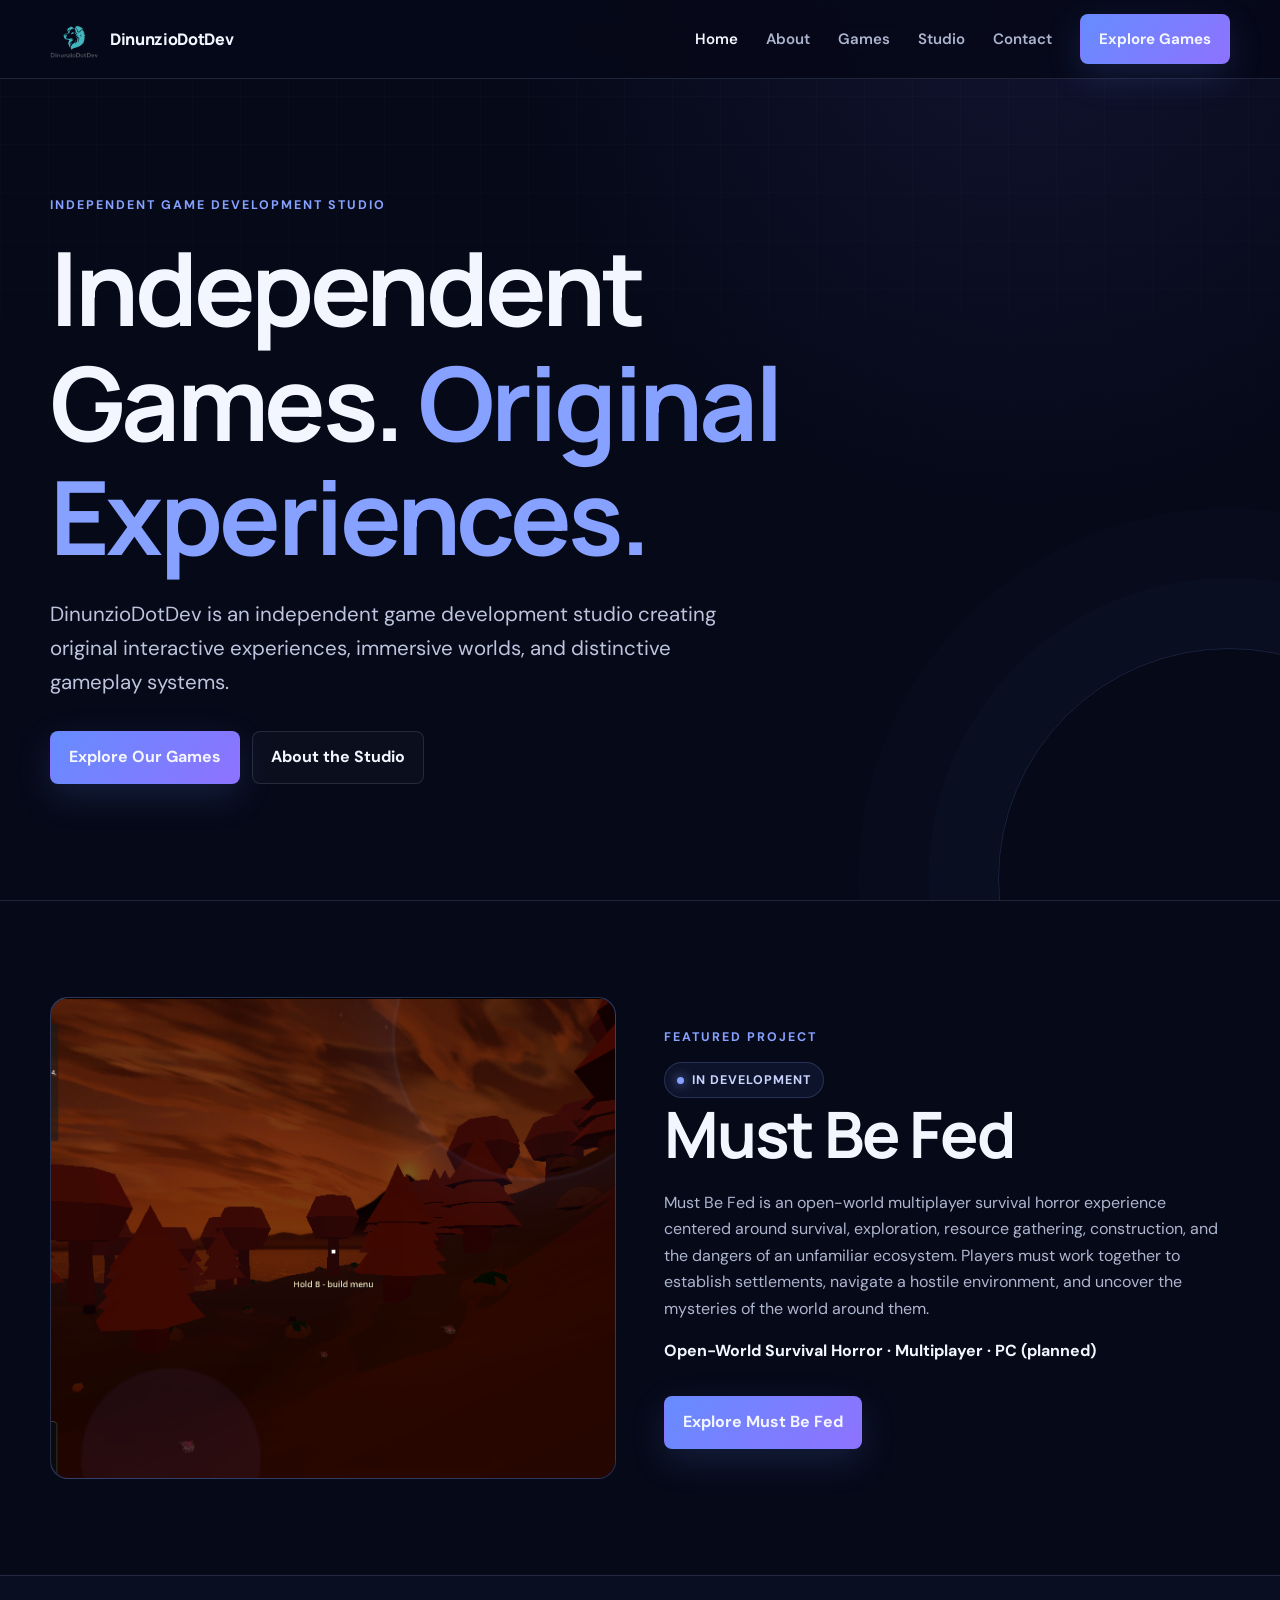
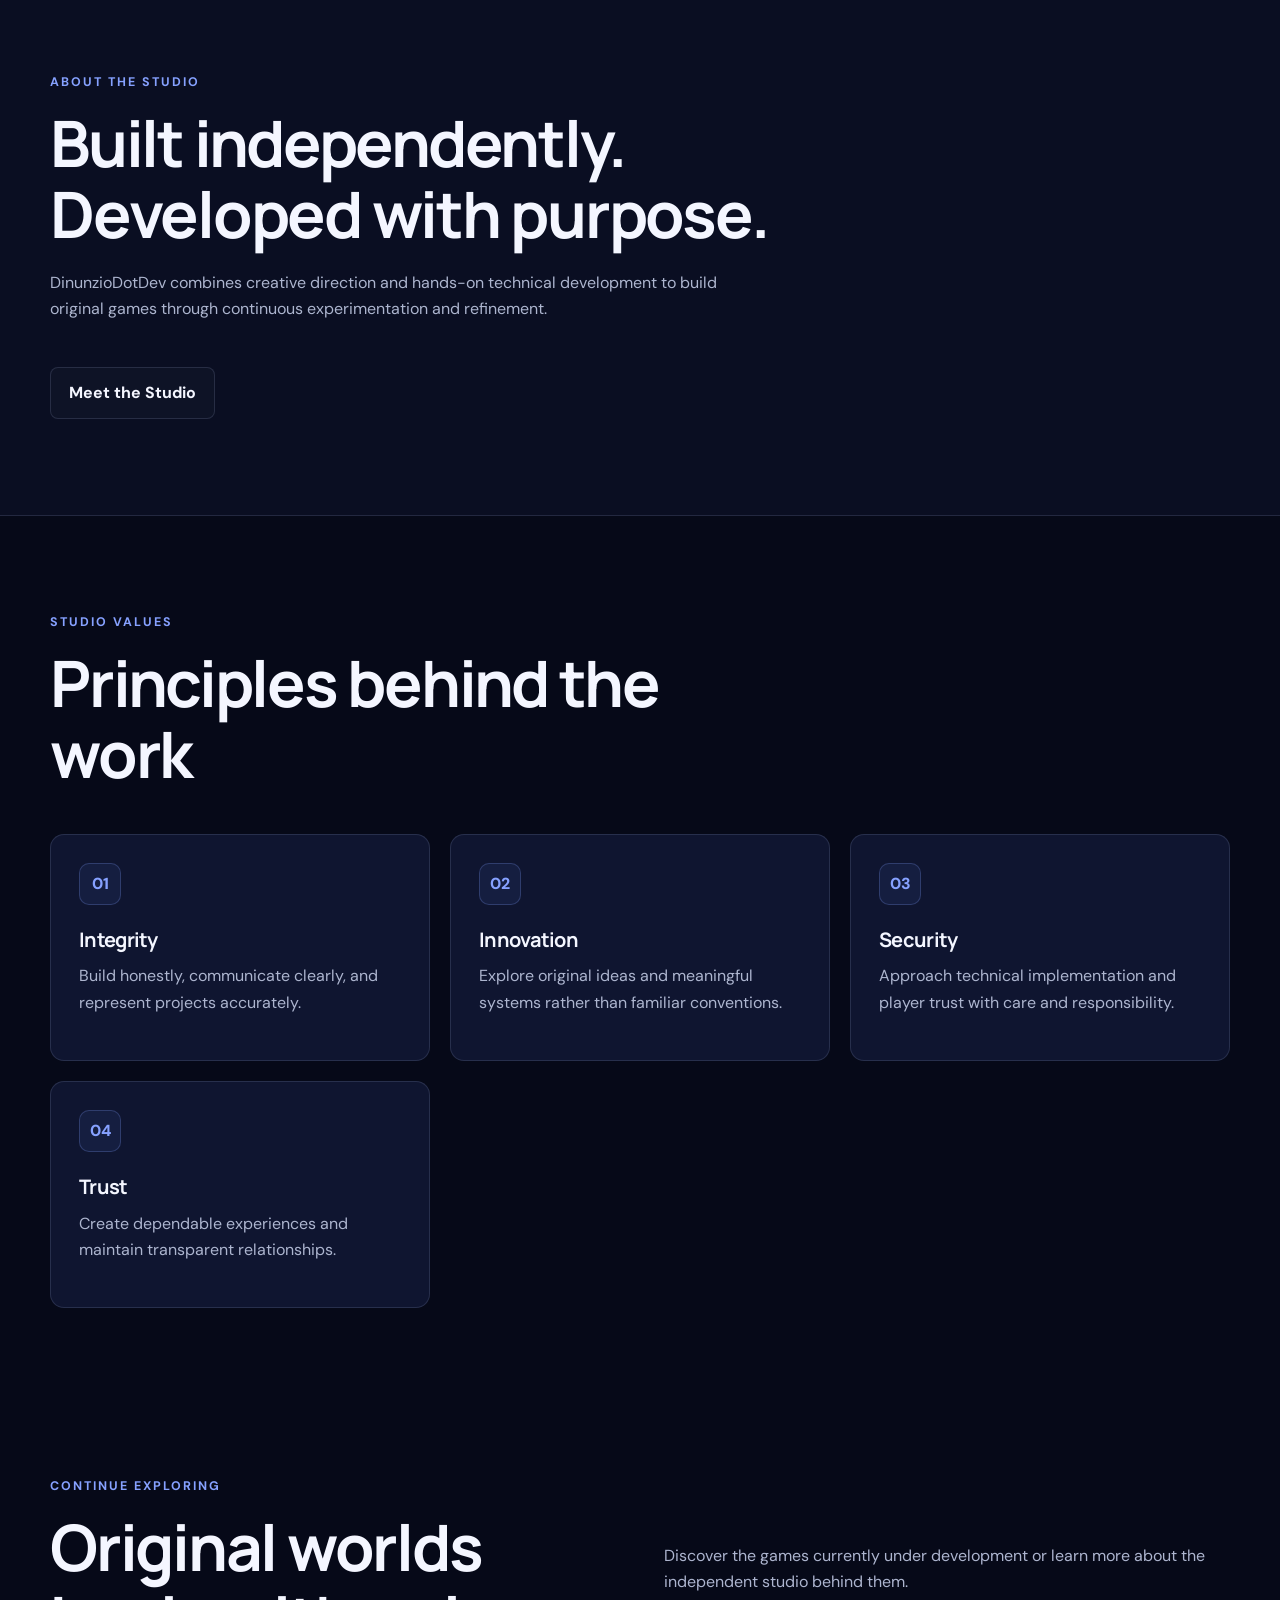
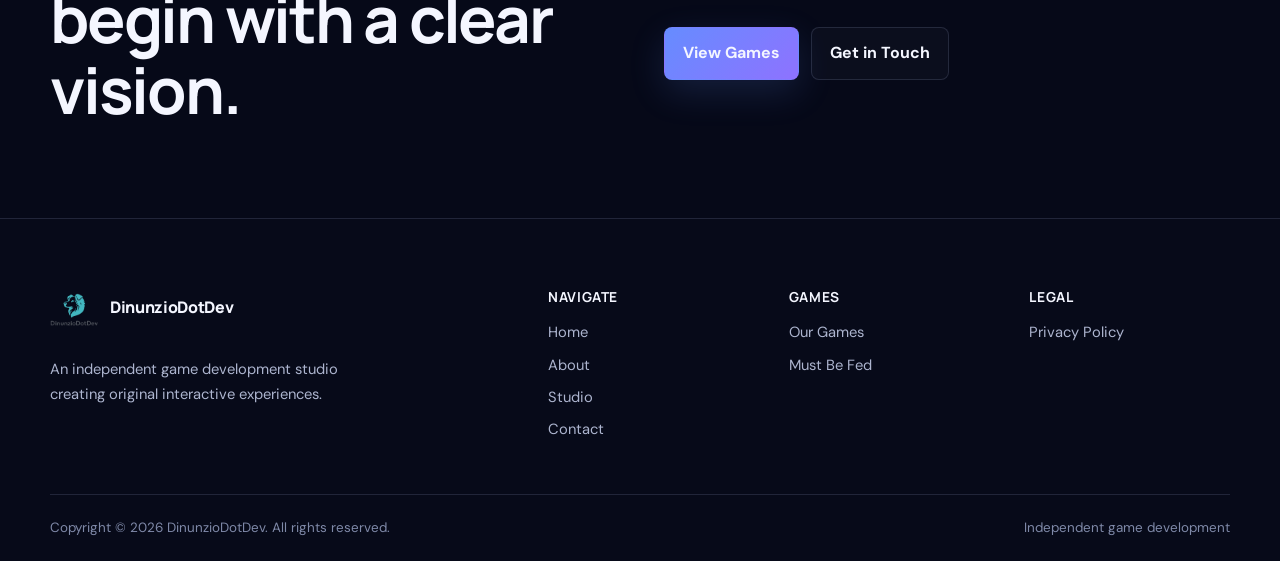
<file: index.html>
<!doctype html>
<html lang="en">
<head>
  <meta charset="utf-8">
  <meta name="viewport" content="width=device-width, initial-scale=1">
  <title>DinunzioDotDev | Independent Game Development Studio</title>
  <meta name="description" content="DinunzioDotDev is an independent game development studio founded by Anthony Tyler-Scott Dinunzio, creating original games and interactive experiences.">
  <link rel="canonical" href="https://dinunziodotdev.ca/">
  <meta property="og:title" content="DinunzioDotDev | Independent Game Development Studio">
  <meta property="og:description" content="Independent games and original interactive experiences.">
  <meta property="og:type" content="website">
  <meta property="og:url" content="https://dinunziodotdev.ca/">
  <link rel="icon" href="favicon.svg" type="image/svg+xml">
  <link rel="stylesheet" href="styles.css">
</head>
<body>
  <header class="site-header">
    <nav class="container nav-wrap" aria-label="Primary navigation">
      <a class="brand" href="index.html" aria-label="DinunzioDotDev home">
        <img class="brand-logo" src="logo.png" alt="" aria-hidden="true">
        <span>DinunzioDotDev</span>
      </a>
      <input class="nav-toggle" type="checkbox" id="nav-toggle">
      <label class="nav-toggle-label" for="nav-toggle" aria-label="Toggle navigation"><span></span></label>
      <div class="nav-links">
        <a class="active" href="index.html" aria-current="page">Home</a>
        <a href="about.html">About</a>
        <a href="games/index.html">Games</a>
        <a href="studio.html">Studio</a>
        <a href="contact.html">Contact</a>
        <a class="button button-primary" href="games/index.html">Explore Games</a>
      </div>
    </nav>
  </header>

  <main>
    <section class="hero">
      <div class="container hero-inner">
        <p class="eyebrow">Independent Game Development Studio</p>
        <h1>Independent Games. <span>Original Experiences.</span></h1>
        <p class="lead">DinunzioDotDev is an independent game development studio creating original interactive experiences, immersive worlds, and distinctive gameplay systems.</p>
        <div class="button-row">
          <a class="button button-primary" href="games/index.html">Explore Our Games</a>
          <a class="button button-secondary" href="about.html">About the Studio</a>
        </div>
      </div>
    </section>

    <section class="section">
      <div class="container">
        <div class="grid-2">
          <div class="project-stage" aria-label="Must Be Fed in-game screenshot">
            <img class="project-shot" src="screenshots/in-game.png" alt="Must Be Fed in-game survival environment">
          </div>
          <div>
            <p class="eyebrow">Featured Project</p>
            <span class="status">In Development</span>
            <h2>Must Be Fed</h2>
            <p>Must Be Fed is an open-world multiplayer survival horror experience centered around survival, exploration, resource gathering, construction, and the dangers of an unfamiliar ecosystem. Players must work together to establish settlements, navigate a hostile environment, and uncover the mysteries of the world around them.</p>
            <p><strong class="text-strong">Open-World Survival Horror · Multiplayer · PC (planned)</strong></p>
            <div class="button-row">
              <a class="button button-primary" href="games/must-be-fed.html">Explore Must Be Fed</a>
            </div>
          </div>
        </div>
      </div>
    </section>

    <section class="section wide-panel">
      <div class="container">
        <div class="section-heading">
          <p class="eyebrow">About the Studio</p>
          <h2>Built independently. Developed with purpose.</h2>
          <p>DinunzioDotDev combines creative direction and hands-on technical development to build original games through continuous experimentation and refinement.</p>
        </div>
        <a class="button button-secondary" href="about.html">Meet the Studio</a>
      </div>
    </section>

    <section class="section">
      <div class="container">
        <div class="section-heading">
          <p class="eyebrow">Studio Values</p>
          <h2>Principles behind the work</h2>
        </div>
        <div class="grid-3">
          <article class="value-card"><div class="value-icon">01</div><h3>Integrity</h3><p>Build honestly, communicate clearly, and represent projects accurately.</p></article>
          <article class="value-card"><div class="value-icon">02</div><h3>Innovation</h3><p>Explore original ideas and meaningful systems rather than familiar conventions.</p></article>
          <article class="value-card"><div class="value-icon">03</div><h3>Security</h3><p>Approach technical implementation and player trust with care and responsibility.</p></article>
          <article class="value-card"><div class="value-icon">04</div><h3>Trust</h3><p>Create dependable experiences and maintain transparent relationships.</p></article>
        </div>
      </div>
    </section>

    <section class="section-tight">
      <div class="container">
        <div class="grid-2">
          <div><p class="eyebrow">Continue Exploring</p><h2>Original worlds begin with a clear vision.</h2></div>
          <div><p>Discover the games currently under development or learn more about the independent studio behind them.</p><div class="button-row"><a class="button button-primary" href="games/index.html">View Games</a><a class="button button-secondary" href="contact.html">Get in Touch</a></div></div>
        </div>
      </div>
    </section>
  </main>

  <footer class="site-footer">
    <div class="container footer-main">
      <div class="footer-about"><a class="brand" href="index.html"><img class="brand-logo" src="logo.png" alt="" aria-hidden="true"><span>DinunzioDotDev</span></a><p>An independent game development studio creating original interactive experiences.</p></div>
      <div class="footer-column"><h2>Navigate</h2><a href="index.html">Home</a><a href="about.html">About</a><a href="studio.html">Studio</a><a href="contact.html">Contact</a></div>
      <div class="footer-column"><h2>Games</h2><a href="games/index.html">Our Games</a><a href="games/must-be-fed.html">Must Be Fed</a></div>
      <div class="footer-column"><h2>Legal</h2><a href="privacy.html">Privacy Policy</a></div>
    </div>
    <div class="container footer-bottom"><span>Copyright © <span id="year">2026</span> DinunzioDotDev. All rights reserved.</span><span>Independent game development</span></div>
  </footer>
  <script>document.getElementById("year").textContent = new Date().getFullYear();</script>
</body>
</html>
</file>
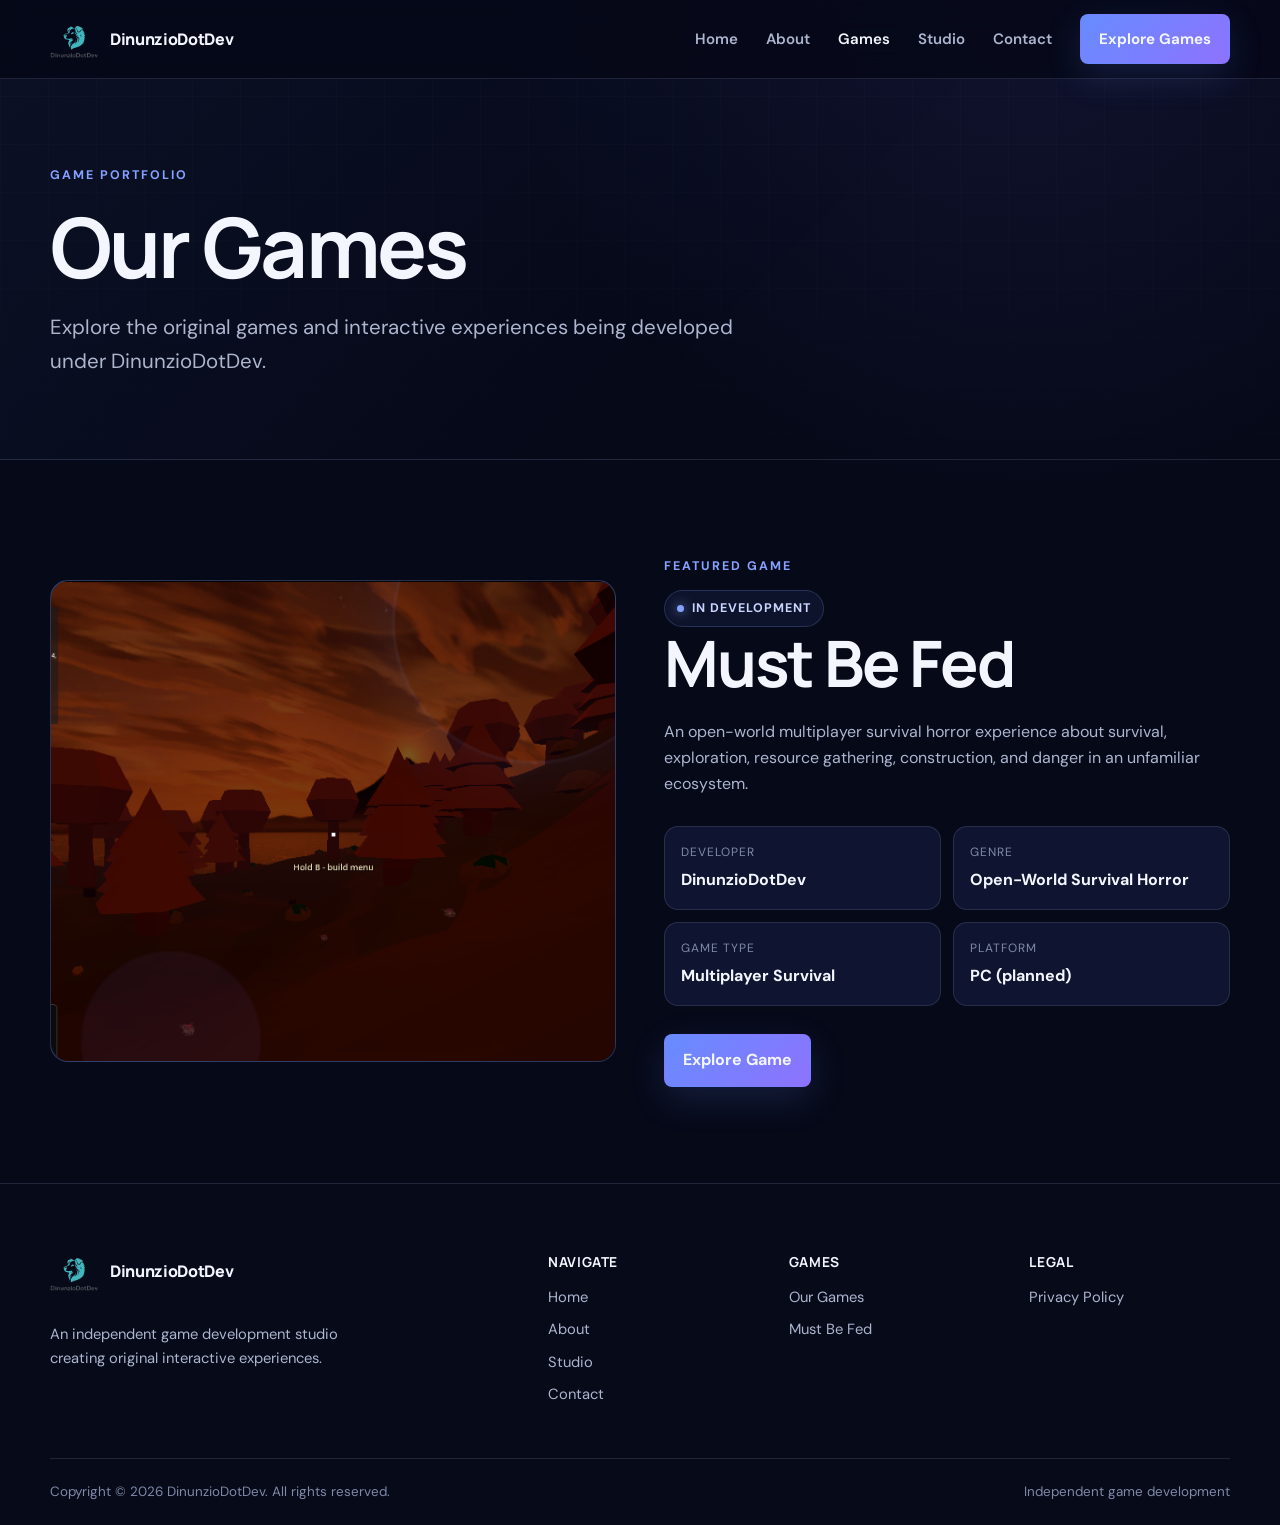
<file: games/index.html>
<!doctype html>
<html lang="en">
<head>
  <meta charset="utf-8"><meta name="viewport" content="width=device-width, initial-scale=1">
  <title>Our Games | DinunzioDotDev</title>
  <meta name="description" content="Explore the original games and interactive experiences being developed under DinunzioDotDev.">
  <link rel="canonical" href="https://dinunziodotdev.ca/games/">
  <link rel="icon" href="../favicon.svg" type="image/svg+xml"><link rel="stylesheet" href="../styles.css">
</head>
<body>
  <header class="site-header"><nav class="container nav-wrap" aria-label="Primary navigation">
    <a class="brand" href="../index.html"><img class="brand-logo" src="../logo.png" alt="" aria-hidden="true"><span>DinunzioDotDev</span></a>
    <input class="nav-toggle" type="checkbox" id="nav-toggle"><label class="nav-toggle-label" for="nav-toggle" aria-label="Toggle navigation"><span></span></label>
    <div class="nav-links"><a href="../index.html">Home</a><a href="../about.html">About</a><a class="active" href="index.html" aria-current="page">Games</a><a href="../studio.html">Studio</a><a href="../contact.html">Contact</a><a class="button button-primary" href="index.html">Explore Games</a></div>
  </nav></header>
  <main>
    <header class="page-hero"><div class="container"><p class="eyebrow">Game Portfolio</p><h1>Our Games</h1><p class="lead">Explore the original games and interactive experiences being developed under DinunzioDotDev.</p></div></header>
    <section class="section"><div class="container">
      <div class="grid-2">
        <div class="project-stage"><img class="project-shot" src="../screenshots/in-game.png" alt="Must Be Fed in-game survival environment"></div>
        <div><p class="eyebrow">Featured Game</p><span class="status">In Development</span><h2>Must Be Fed</h2><p>An open-world multiplayer survival horror experience about survival, exploration, resource gathering, construction, and danger in an unfamiliar ecosystem.</p>
          <dl class="metadata">
            <div class="meta-card"><dt>Developer</dt><dd>DinunzioDotDev</dd></div><div class="meta-card"><dt>Genre</dt><dd>Open-World Survival Horror</dd></div>
            <div class="meta-card"><dt>Game Type</dt><dd>Multiplayer Survival</dd></div><div class="meta-card"><dt>Platform</dt><dd>PC (planned)</dd></div>
          </dl><a class="button button-primary" href="must-be-fed.html">Explore Game</a>
        </div>
      </div>
    </div></section>
  </main>
  <footer class="site-footer"><div class="container footer-main">
    <div class="footer-about"><a class="brand" href="../index.html"><img class="brand-logo" src="../logo.png" alt="" aria-hidden="true"><span>DinunzioDotDev</span></a><p>An independent game development studio creating original interactive experiences.</p></div>
    <div class="footer-column"><h2>Navigate</h2><a href="../index.html">Home</a><a href="../about.html">About</a><a href="../studio.html">Studio</a><a href="../contact.html">Contact</a></div>
    <div class="footer-column"><h2>Games</h2><a href="index.html">Our Games</a><a href="must-be-fed.html">Must Be Fed</a></div><div class="footer-column"><h2>Legal</h2><a href="../privacy.html">Privacy Policy</a></div>
  </div><div class="container footer-bottom"><span>Copyright © <span class="year">2026</span> DinunzioDotDev. All rights reserved.</span><span>Independent game development</span></div></footer>
  <script>document.querySelectorAll(".year").forEach(el => el.textContent = new Date().getFullYear());</script>
</body>
</html>
</file>
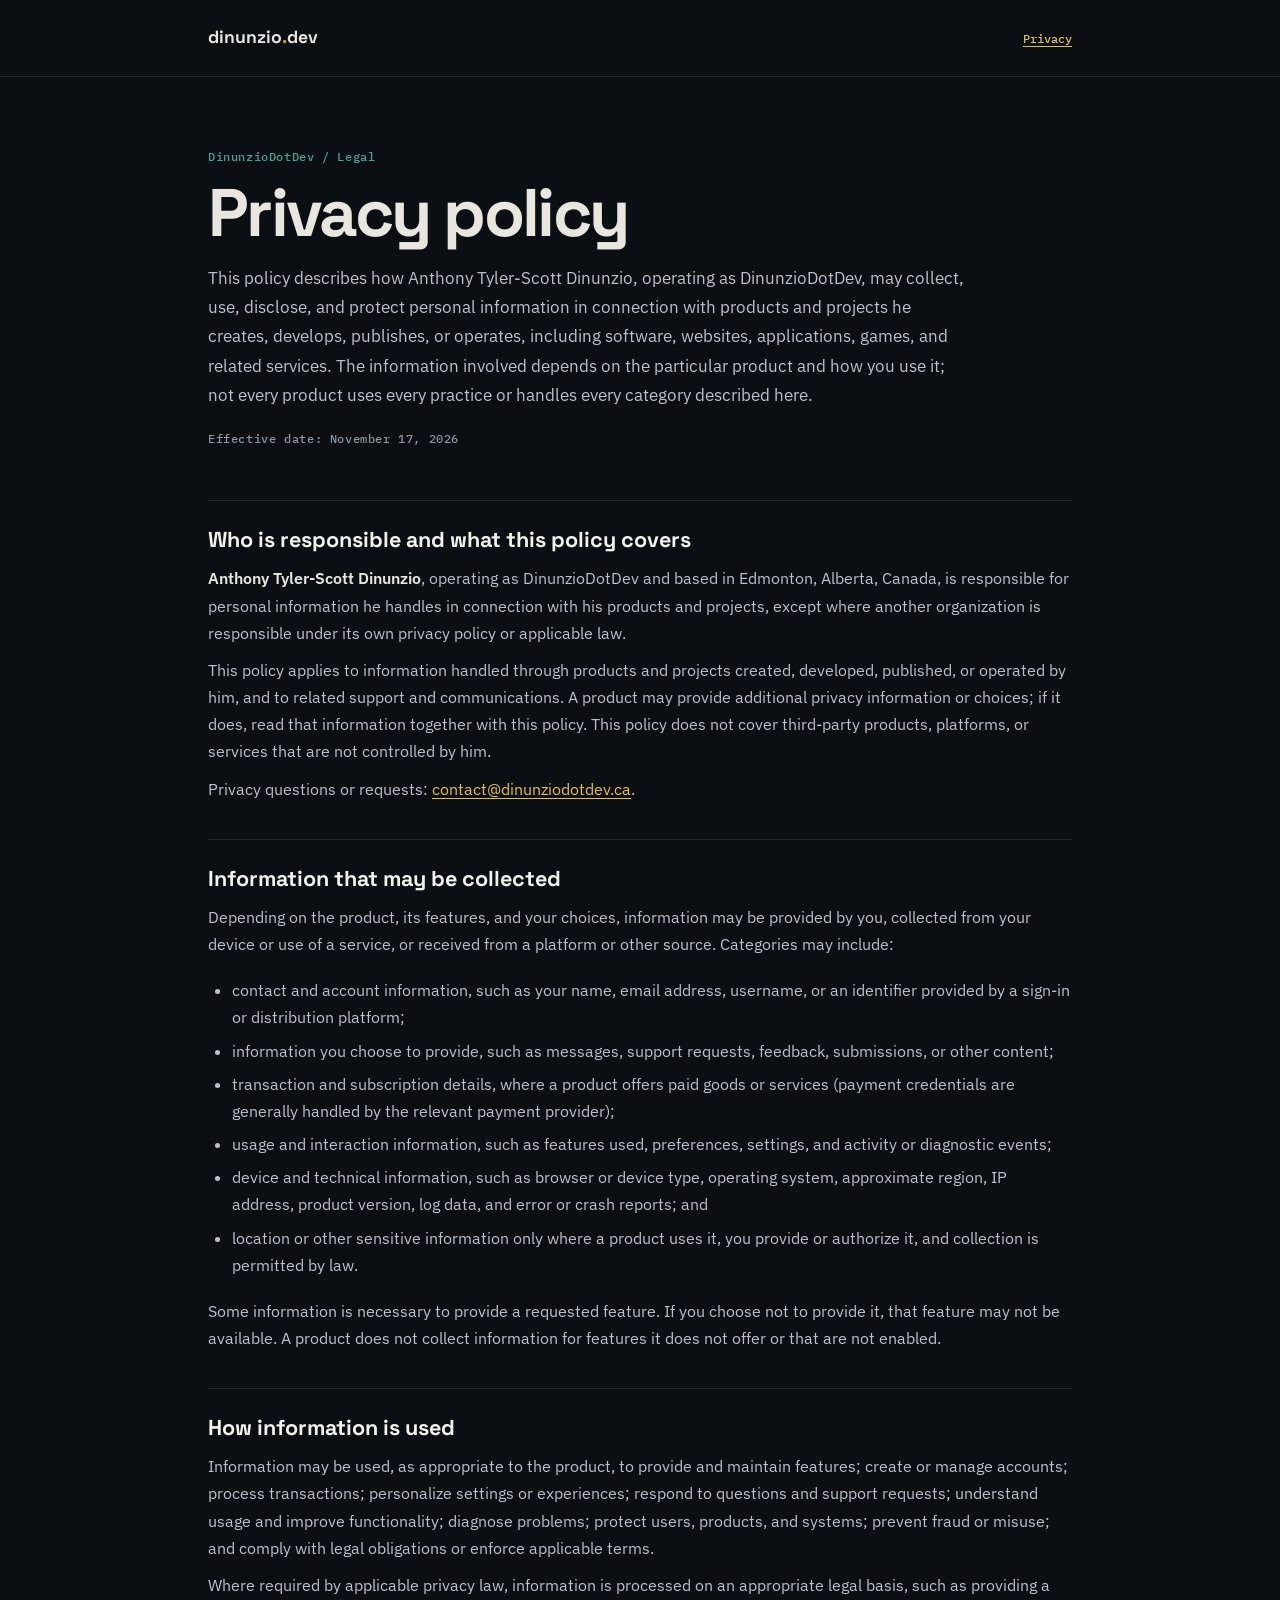
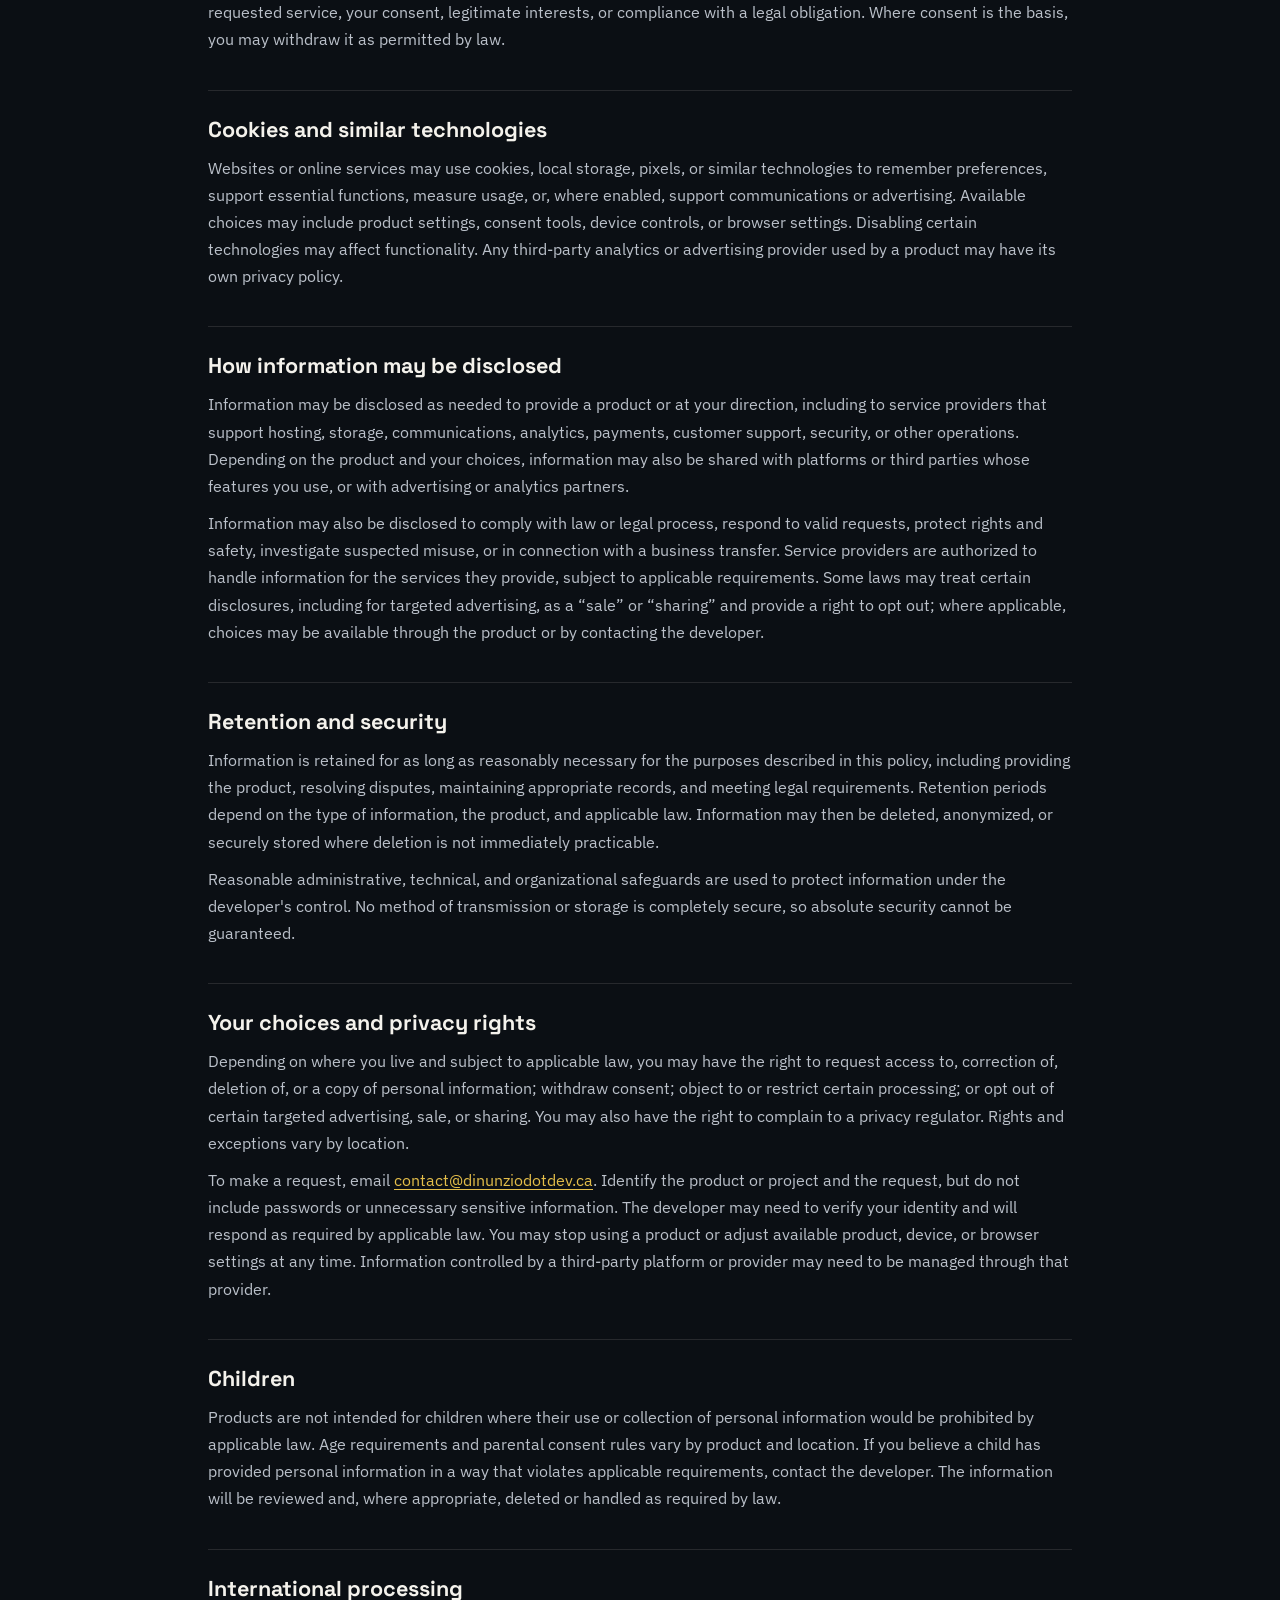
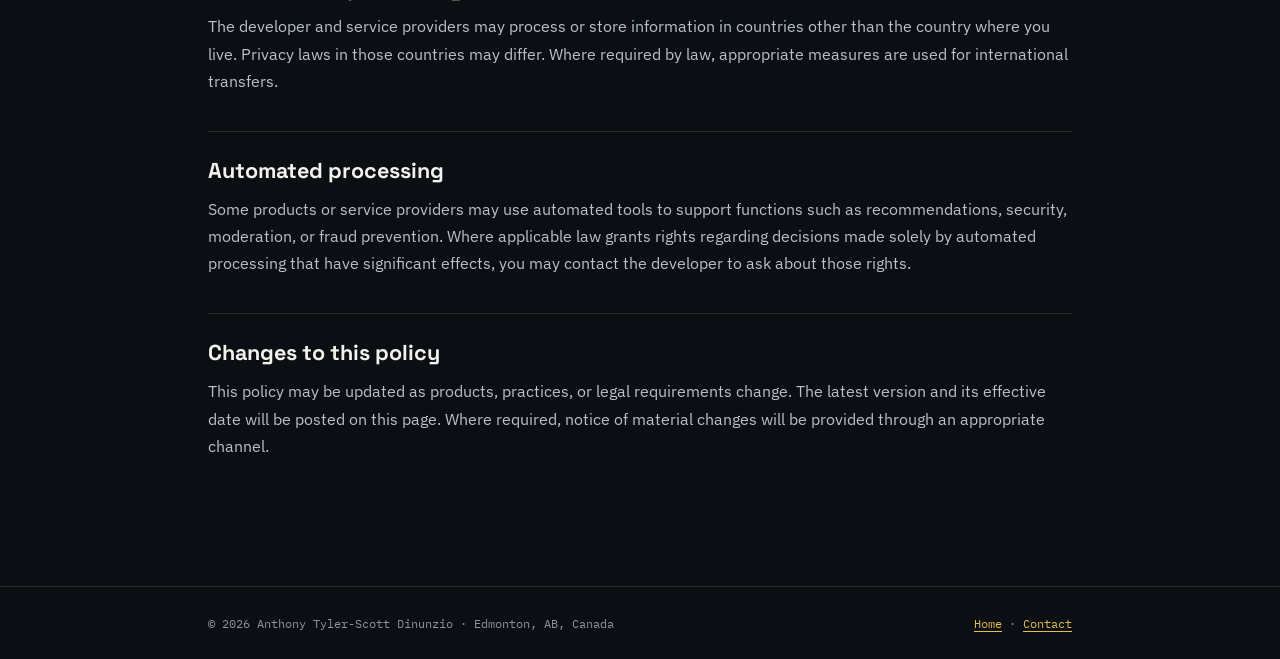
<file: privacy/index.html>
<!DOCTYPE html>
<html lang="en">
<head>
<meta charset="UTF-8">
<meta name="viewport" content="width=device-width, initial-scale=1.0">
<title>Privacy Policy | DinunzioDotDev</title>
<meta name="description" content="Privacy policy for software, websites, apps, games, and other products and projects created by Anthony Tyler-Scott Dinunzio.">
<link rel="icon" href="data:image/svg+xml,%3Csvg xmlns='http://www.w3.org/2000/svg' viewBox='0 0 100 100'%3E%3Crect width='100' height='100' rx='20' fill='%230B0F14'/%3E%3Ctext x='50' y='68' font-family='monospace' font-size='60' fill='%23C9A227' text-anchor='middle'%3E.%3C/text%3E%3C/svg%3E">
<link rel="preconnect" href="https://fonts.googleapis.com">
<link rel="preconnect" href="https://fonts.gstatic.com" crossorigin>
<link href="https://fonts.googleapis.com/css2?family=Space+Grotesk:wght@500;600;700&family=IBM+Plex+Sans:wght@400;500;600&family=IBM+Plex+Mono:wght@400;500;600&display=swap" rel="stylesheet">
<style>
  :root{--ink:#0B0F14;--line:rgba(232,230,223,.12);--text:#E8E6DF;--muted:#8B94A3;--brass:#C9A227;--aurora:#3FA796;--maxw:920px}
  *{box-sizing:border-box}
  body{margin:0;background:var(--ink);color:var(--text);font:16px/1.7 'IBM Plex Sans',-apple-system,sans-serif;-webkit-font-smoothing:antialiased}
  a{color:#E4BE4A;text-decoration:underline;text-underline-offset:3px}
  a:focus-visible{outline:2px solid #E4BE4A;outline-offset:3px}
  header{border-bottom:1px solid var(--line);background:rgba(11,15,20,.82)}
  .nav,.wrap{max-width:var(--maxw);margin:0 auto;padding-left:28px;padding-right:28px}
  .nav{height:76px;display:flex;align-items:center;justify-content:space-between}
  .logo,h1,h2{font-family:'Space Grotesk',sans-serif}
  .logo{font-size:1.1rem;font-weight:700;color:var(--text);text-decoration:none}
  .dot{color:var(--brass)}
  .nav a:last-child{font:500 .78rem 'IBM Plex Mono',monospace;color:#E4BE4A}
  main{padding:72px 0 90px}
  .eyebrow,.updated{font:500 .76rem 'IBM Plex Mono',monospace;letter-spacing:.05em;color:var(--aurora)}
  h1{font-size:clamp(2.6rem,7vw,4.2rem);line-height:1.05;letter-spacing:-.04em;margin:14px 0}
  .intro{max-width:760px;color:#BBC1CA;font-size:1.08rem}
  .updated{margin-top:22px;color:var(--muted)}
  .policy{margin-top:54px}
  section{padding:26px 0;border-top:1px solid var(--line)}
  h2{font-size:1.35rem;line-height:1.2;margin:0 0 12px;color:#F4F2EC}
  p{margin:10px 0;color:#BBC1CA}
  ul{padding-left:24px;color:#BBC1CA}
  li{padding:3px 0}
  strong{color:var(--text);font-weight:600}
  footer{border-top:1px solid var(--line);padding:28px 0;color:var(--muted);font: .78rem 'IBM Plex Mono',monospace}
  .foot{display:flex;justify-content:space-between;gap:16px;flex-wrap:wrap}
  @media(max-width:600px){.nav,.wrap{padding-left:20px;padding-right:20px}main{padding-top:52px}}
</style>
</head>
<body>
<header>
  <nav class="nav" aria-label="Main navigation">
    <a class="logo" href="/">dinunzio<span class="dot">.</span>dev</a>
    <a href="/privacy/">Privacy</a>
  </nav>
</header>
<main class="wrap">
  <div class="eyebrow">DinunzioDotDev / Legal</div>
  <h1>Privacy policy</h1>
  <p class="intro">This policy describes how Anthony Tyler-Scott Dinunzio, operating as DinunzioDotDev, may collect, use, disclose, and protect personal information in connection with products and projects he creates, develops, publishes, or operates, including software, websites, applications, games, and related services. The information involved depends on the particular product and how you use it; not every product uses every practice or handles every category described here.</p>
  <p class="updated">Effective date: November 17, 2026</p>

  <div class="policy">
    <section>
      <h2>Who is responsible and what this policy covers</h2>
      <p><strong>Anthony Tyler-Scott Dinunzio</strong>, operating as DinunzioDotDev and based in Edmonton, Alberta, Canada, is responsible for personal information he handles in connection with his products and projects, except where another organization is responsible under its own privacy policy or applicable law.</p>
      <p>This policy applies to information handled through products and projects created, developed, published, or operated by him, and to related support and communications. A product may provide additional privacy information or choices; if it does, read that information together with this policy. This policy does not cover third-party products, platforms, or services that are not controlled by him.</p>
      <p>Privacy questions or requests: <a href="mailto:contact@dinunziodotdev.ca">contact@dinunziodotdev.ca</a>.</p>
    </section>

    <section>
      <h2>Information that may be collected</h2>
      <p>Depending on the product, its features, and your choices, information may be provided by you, collected from your device or use of a service, or received from a platform or other source. Categories may include:</p>
      <ul>
        <li>contact and account information, such as your name, email address, username, or an identifier provided by a sign-in or distribution platform;</li>
        <li>information you choose to provide, such as messages, support requests, feedback, submissions, or other content;</li>
        <li>transaction and subscription details, where a product offers paid goods or services (payment credentials are generally handled by the relevant payment provider);</li>
        <li>usage and interaction information, such as features used, preferences, settings, and activity or diagnostic events;</li>
        <li>device and technical information, such as browser or device type, operating system, approximate region, IP address, product version, log data, and error or crash reports; and</li>
        <li>location or other sensitive information only where a product uses it, you provide or authorize it, and collection is permitted by law.</li>
      </ul>
      <p>Some information is necessary to provide a requested feature. If you choose not to provide it, that feature may not be available. A product does not collect information for features it does not offer or that are not enabled.</p>
    </section>

    <section>
      <h2>How information is used</h2>
      <p>Information may be used, as appropriate to the product, to provide and maintain features; create or manage accounts; process transactions; personalize settings or experiences; respond to questions and support requests; understand usage and improve functionality; diagnose problems; protect users, products, and systems; prevent fraud or misuse; and comply with legal obligations or enforce applicable terms.</p>
      <p>Where required by applicable privacy law, information is processed on an appropriate legal basis, such as providing a requested service, your consent, legitimate interests, or compliance with a legal obligation. Where consent is the basis, you may withdraw it as permitted by law.</p>
    </section>

    <section>
      <h2>Cookies and similar technologies</h2>
      <p>Websites or online services may use cookies, local storage, pixels, or similar technologies to remember preferences, support essential functions, measure usage, or, where enabled, support communications or advertising. Available choices may include product settings, consent tools, device controls, or browser settings. Disabling certain technologies may affect functionality. Any third-party analytics or advertising provider used by a product may have its own privacy policy.</p>
    </section>

    <section>
      <h2>How information may be disclosed</h2>
      <p>Information may be disclosed as needed to provide a product or at your direction, including to service providers that support hosting, storage, communications, analytics, payments, customer support, security, or other operations. Depending on the product and your choices, information may also be shared with platforms or third parties whose features you use, or with advertising or analytics partners.</p>
      <p>Information may also be disclosed to comply with law or legal process, respond to valid requests, protect rights and safety, investigate suspected misuse, or in connection with a business transfer. Service providers are authorized to handle information for the services they provide, subject to applicable requirements. Some laws may treat certain disclosures, including for targeted advertising, as a “sale” or “sharing” and provide a right to opt out; where applicable, choices may be available through the product or by contacting the developer.</p>
    </section>

    <section>
      <h2>Retention and security</h2>
      <p>Information is retained for as long as reasonably necessary for the purposes described in this policy, including providing the product, resolving disputes, maintaining appropriate records, and meeting legal requirements. Retention periods depend on the type of information, the product, and applicable law. Information may then be deleted, anonymized, or securely stored where deletion is not immediately practicable.</p>
      <p>Reasonable administrative, technical, and organizational safeguards are used to protect information under the developer's control. No method of transmission or storage is completely secure, so absolute security cannot be guaranteed.</p>
    </section>

    <section>
      <h2>Your choices and privacy rights</h2>
      <p>Depending on where you live and subject to applicable law, you may have the right to request access to, correction of, deletion of, or a copy of personal information; withdraw consent; object to or restrict certain processing; or opt out of certain targeted advertising, sale, or sharing. You may also have the right to complain to a privacy regulator. Rights and exceptions vary by location.</p>
      <p>To make a request, email <a href="mailto:contact@dinunziodotdev.ca">contact@dinunziodotdev.ca</a>. Identify the product or project and the request, but do not include passwords or unnecessary sensitive information. The developer may need to verify your identity and will respond as required by applicable law. You may stop using a product or adjust available product, device, or browser settings at any time. Information controlled by a third-party platform or provider may need to be managed through that provider.</p>
    </section>

    <section>
      <h2>Children</h2>
      <p>Products are not intended for children where their use or collection of personal information would be prohibited by applicable law. Age requirements and parental consent rules vary by product and location. If you believe a child has provided personal information in a way that violates applicable requirements, contact the developer. The information will be reviewed and, where appropriate, deleted or handled as required by law.</p>
    </section>

    <section>
      <h2>International processing</h2>
      <p>The developer and service providers may process or store information in countries other than the country where you live. Privacy laws in those countries may differ. Where required by law, appropriate measures are used for international transfers.</p>
    </section>

    <section>
      <h2>Automated processing</h2>
      <p>Some products or service providers may use automated tools to support functions such as recommendations, security, moderation, or fraud prevention. Where applicable law grants rights regarding decisions made solely by automated processing that have significant effects, you may contact the developer to ask about those rights.</p>
    </section>

    <section>
      <h2>Changes to this policy</h2>
      <p>This policy may be updated as products, practices, or legal requirements change. The latest version and its effective date will be posted on this page. Where required, notice of material changes will be provided through an appropriate channel.</p>
    </section>
  </div>
</main>
<footer>
  <div class="wrap foot">
    <span>© 2026 Anthony Tyler-Scott Dinunzio · Edmonton, AB, Canada</span>
    <span><a href="/">Home</a> · <a href="mailto:contact@dinunziodotdev.ca">Contact</a></span>
  </div>
</footer>
</body>
</html>
</file>
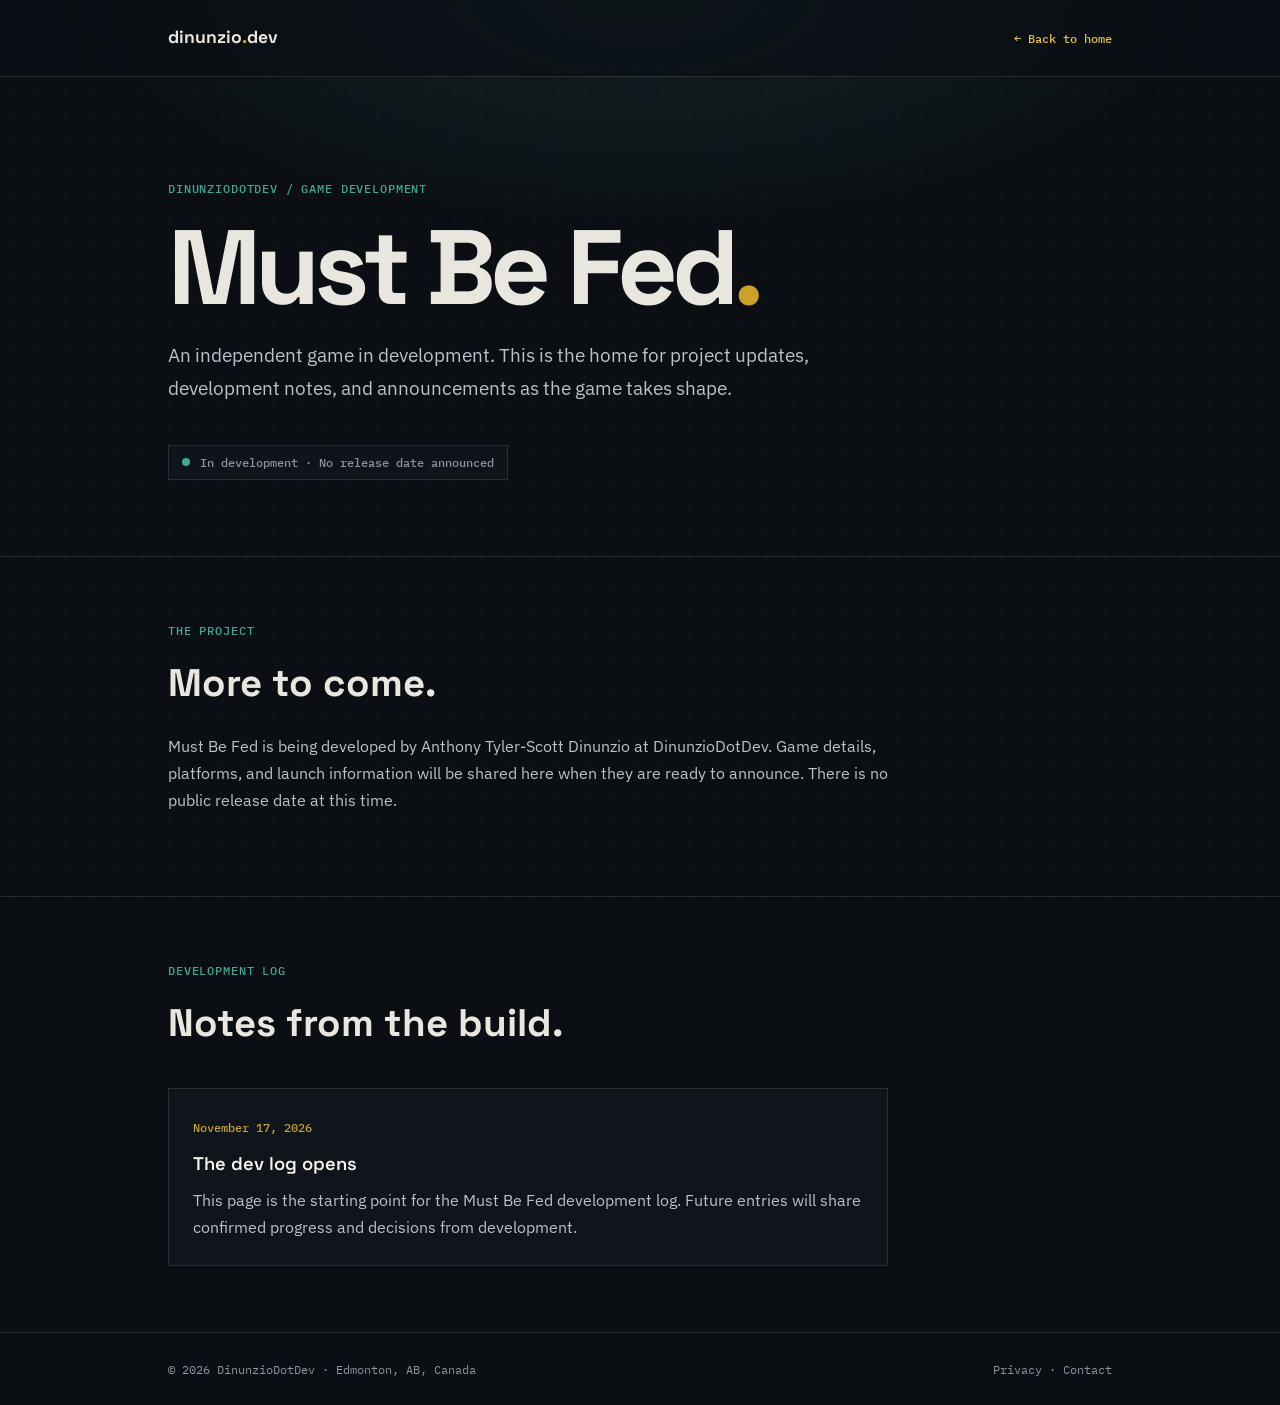
<file: gamedev/must-be-fed/index.html>
<!DOCTYPE html>
<html lang="en">
<head>
<meta charset="UTF-8">
<meta name="viewport" content="width=device-width, initial-scale=1.0">
<title>Must Be Fed — Game Dev Log | DinunzioDotDev</title>
<meta name="description" content="The development home for Must Be Fed, an independent game in development by DinunzioDotDev.">
<link rel="icon" href="data:image/svg+xml,%3Csvg xmlns='http://www.w3.org/2000/svg' viewBox='0 0 100 100'%3E%3Crect width='100' height='100' rx='20' fill='%230B0F14'/%3E%3Ctext x='50' y='68' font-family='monospace' font-size='60' fill='%23C9A227' text-anchor='middle'%3E.%3C/text%3E%3C/svg%3E">
<link rel="preconnect" href="https://fonts.googleapis.com">
<link rel="preconnect" href="https://fonts.gstatic.com" crossorigin>
<link href="https://fonts.googleapis.com/css2?family=Space+Grotesk:wght@500;600;700&family=IBM+Plex+Sans:wght@400;500;600&family=IBM+Plex+Mono:wght@400;500;600&display=swap" rel="stylesheet">
<style>
  :root{--ink:#0B0F14;--panel:#12181F;--line:rgba(232,230,223,.12);--text:#E8E6DF;--muted:#8B94A3;--brass:#C9A227;--aurora:#3FA796;--maxw:1000px;}
  *{box-sizing:border-box}
  body{margin:0;background:var(--ink);color:var(--text);font:16px/1.7 'IBM Plex Sans',-apple-system,sans-serif;-webkit-font-smoothing:antialiased}
  a{color:inherit;text-decoration:none}
  a:focus-visible{outline:2px solid #E4BE4A;outline-offset:3px}
  .backdrop{position:fixed;inset:0;pointer-events:none;background:radial-gradient(ellipse 60% 35% at 50% 0%,rgba(63,167,150,.13),transparent 75%),radial-gradient(rgba(232,230,223,.045) 1px,transparent 1px);background-size:auto,26px 26px}
  header{position:relative;border-bottom:1px solid var(--line);background:rgba(11,15,20,.75)}
  .nav,.wrap{max-width:var(--maxw);margin:0 auto;padding-left:28px;padding-right:28px}
  .nav{height:76px;display:flex;align-items:center;justify-content:space-between}
  .logo,h1,h2{font-family:'Space Grotesk',sans-serif}
  .logo{font-size:1.1rem;font-weight:700}
  .dot{color:var(--brass)}
  .nav a:last-child,.text-link{font:500 .78rem 'IBM Plex Mono',monospace;color:#E4BE4A}
  main{position:relative}
  .hero{padding:104px 0 76px;border-bottom:1px solid var(--line)}
  .eyebrow,.label{font:500 .76rem 'IBM Plex Mono',monospace;letter-spacing:.07em;text-transform:uppercase;color:var(--aurora)}
  h1{font-size:clamp(3rem,9vw,6.6rem);line-height:.98;letter-spacing:-.055em;margin:20px 0}
  .lead{max-width:700px;color:#BBC1CA;font-size:1.18rem}
  .status{display:inline-flex;align-items:center;gap:10px;margin-top:22px;padding:9px 13px;border:1px solid var(--line);background:rgba(18,24,31,.7);font:500 .75rem 'IBM Plex Mono',monospace;color:var(--muted)}
  .status::before{content:"";width:8px;height:8px;border-radius:50%;background:var(--aurora)}
  .section{padding:66px 0;border-bottom:1px solid var(--line)}
  h2{font-size:clamp(1.7rem,4vw,2.4rem);margin:12px 0 18px}
  .copy{max-width:720px;color:#BBC1CA}
  .entry{max-width:720px;margin-top:32px;padding:24px;border:1px solid var(--line);background:rgba(18,24,31,.72)}
  .entry time{font:500 .75rem 'IBM Plex Mono',monospace;color:var(--brass)}
  .entry h3{font:600 1.15rem 'Space Grotesk',sans-serif;color:#F4F2EC;margin:12px 0}
  .entry p{margin:0;color:#BBC1CA}
  footer{position:relative;padding:28px 0;color:var(--muted);font: .78rem 'IBM Plex Mono',monospace}
  .foot{display:flex;justify-content:space-between;gap:16px;flex-wrap:wrap}
  .foot a:hover,.text-link:hover{color:#F4F2EC}
  @media(max-width:600px){.nav,.wrap{padding-left:20px;padding-right:20px}.hero{padding:76px 0 56px}.section{padding:52px 0}}
</style>
</head>
<body>
<div class="backdrop" aria-hidden="true"></div>
<header>
  <nav class="nav" aria-label="Main navigation">
    <a class="logo" href="/">dinunzio<span class="dot">.</span>dev</a>
    <a href="/">← Back to home</a>
  </nav>
</header>
<main>
  <section class="hero">
    <div class="wrap">
      <div class="eyebrow">DinunzioDotDev / Game Development</div>
      <h1>Must Be Fed<span class="dot">.</span></h1>
      <p class="lead">An independent game in development. This is the home for project updates, development notes, and announcements as the game takes shape.</p>
      <div class="status">In development · No release date announced</div>
    </div>
  </section>
  <section class="section">
    <div class="wrap">
      <div class="label">The project</div>
      <h2>More to come.</h2>
      <p class="copy">Must Be Fed is being developed by Anthony Tyler-Scott Dinunzio at DinunzioDotDev. Game details, platforms, and launch information will be shared here when they are ready to announce. There is no public release date at this time.</p>
    </div>
  </section>
  <section class="section">
    <div class="wrap">
      <div class="label">Development log</div>
      <h2>Notes from the build.</h2>
      <article class="entry">
        <time datetime="2026-11-17">November 17, 2026</time>
        <h3>The dev log opens</h3>
        <p>This page is the starting point for the Must Be Fed development log. Future entries will share confirmed progress and decisions from development.</p>
      </article>
    </div>
  </section>
</main>
<footer>
  <div class="wrap foot">
    <span>© 2026 DinunzioDotDev · Edmonton, AB, Canada</span>
    <span><a href="/privacy/">Privacy</a> · <a href="mailto:contact@dinunziodotdev.ca">Contact</a></span>
  </div>
</footer>
</body>
</html>
</file>
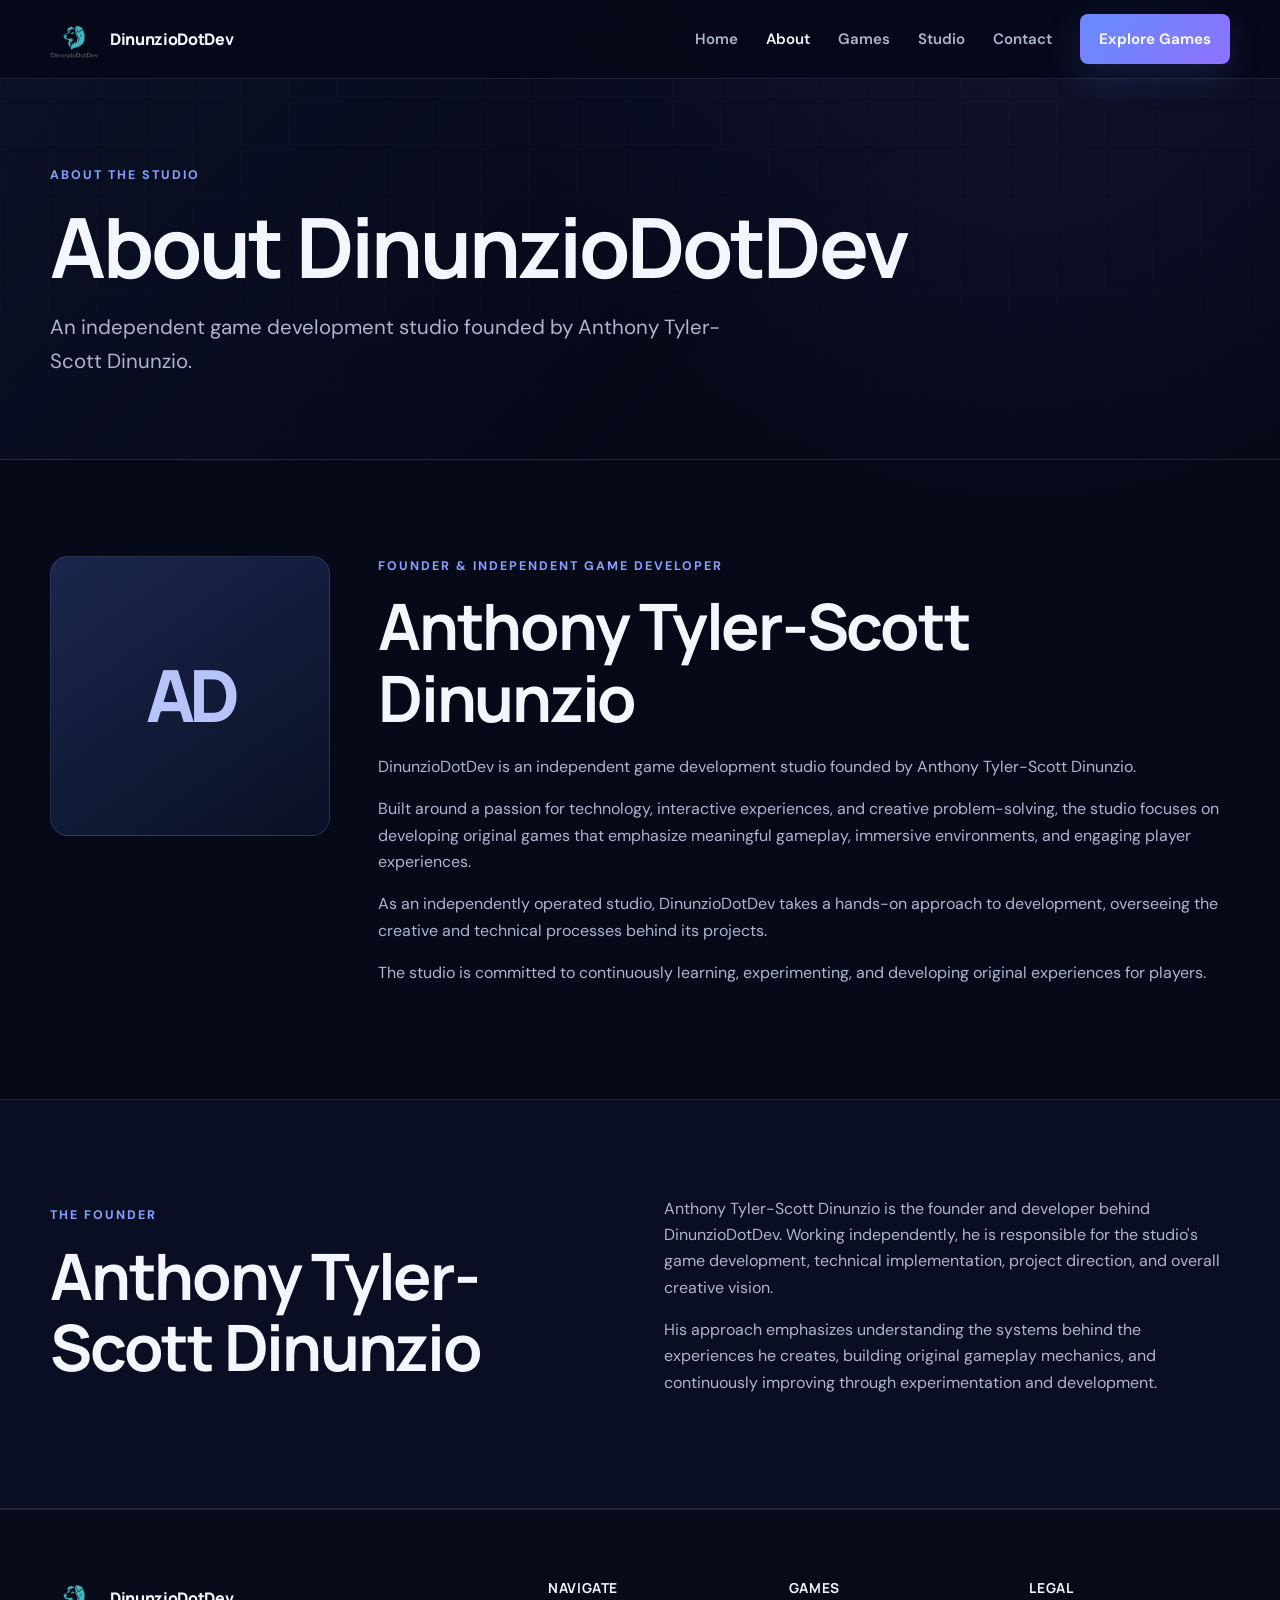
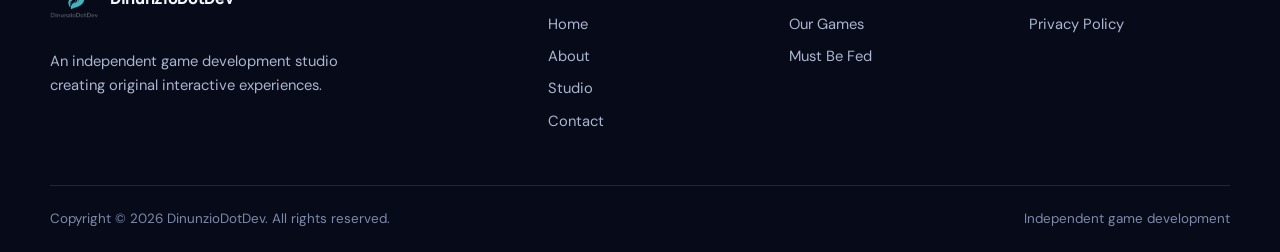
<file: about.html>
<!doctype html>
<html lang="en">
<head>
  <meta charset="utf-8"><meta name="viewport" content="width=device-width, initial-scale=1">
  <title>About | DinunzioDotDev</title>
  <meta name="description" content="Learn about DinunzioDotDev and founder Anthony Tyler-Scott Dinunzio.">
  <link rel="canonical" href="https://dinunziodotdev.ca/about.html">
  <link rel="icon" href="favicon.svg" type="image/svg+xml"><link rel="stylesheet" href="styles.css">
</head>
<body>
  <header class="site-header"><nav class="container nav-wrap" aria-label="Primary navigation">
    <a class="brand" href="index.html"><img class="brand-logo" src="logo.png" alt="" aria-hidden="true"><span>DinunzioDotDev</span></a>
    <input class="nav-toggle" type="checkbox" id="nav-toggle"><label class="nav-toggle-label" for="nav-toggle" aria-label="Toggle navigation"><span></span></label>
    <div class="nav-links"><a href="index.html">Home</a><a class="active" href="about.html" aria-current="page">About</a><a href="games/index.html">Games</a><a href="studio.html">Studio</a><a href="contact.html">Contact</a><a class="button button-primary" href="games/index.html">Explore Games</a></div>
  </nav></header>
  <main>
    <header class="page-hero"><div class="container"><p class="eyebrow">About the Studio</p><h1>About DinunzioDotDev</h1><p class="lead">An independent game development studio founded by Anthony Tyler-Scott Dinunzio.</p></div></header>
    <section class="section"><div class="container founder-layout">
      <div class="founder-mark" aria-label="Anthony Tyler-Scott Dinunzio initials">AD</div>
      <div><p class="eyebrow">Founder &amp; Independent Game Developer</p><h2>Anthony Tyler-Scott Dinunzio</h2>
        <p>DinunzioDotDev is an independent game development studio founded by Anthony Tyler-Scott Dinunzio.</p>
        <p>Built around a passion for technology, interactive experiences, and creative problem-solving, the studio focuses on developing original games that emphasize meaningful gameplay, immersive environments, and engaging player experiences.</p>
        <p>As an independently operated studio, DinunzioDotDev takes a hands-on approach to development, overseeing the creative and technical processes behind its projects.</p>
        <p>The studio is committed to continuously learning, experimenting, and developing original experiences for players.</p>
      </div>
    </div></section>
    <section class="section wide-panel"><div class="container grid-2">
      <div><p class="eyebrow">The Founder</p><h2>Anthony Tyler-Scott Dinunzio</h2></div>
      <div><p>Anthony Tyler-Scott Dinunzio is the founder and developer behind DinunzioDotDev. Working independently, he is responsible for the studio's game development, technical implementation, project direction, and overall creative vision.</p><p>His approach emphasizes understanding the systems behind the experiences he creates, building original gameplay mechanics, and continuously improving through experimentation and development.</p></div>
    </div></section>
  </main>
  <footer class="site-footer"><div class="container footer-main">
    <div class="footer-about"><a class="brand" href="index.html"><img class="brand-logo" src="logo.png" alt="" aria-hidden="true"><span>DinunzioDotDev</span></a><p>An independent game development studio creating original interactive experiences.</p></div>
    <div class="footer-column"><h2>Navigate</h2><a href="index.html">Home</a><a href="about.html">About</a><a href="studio.html">Studio</a><a href="contact.html">Contact</a></div>
    <div class="footer-column"><h2>Games</h2><a href="games/index.html">Our Games</a><a href="games/must-be-fed.html">Must Be Fed</a></div><div class="footer-column"><h2>Legal</h2><a href="privacy.html">Privacy Policy</a></div>
  </div><div class="container footer-bottom"><span>Copyright © <span class="year">2026</span> DinunzioDotDev. All rights reserved.</span><span>Independent game development</span></div></footer>
  <script>document.querySelectorAll(".year").forEach(el => el.textContent = new Date().getFullYear());</script>
</body>
</html>
</file>
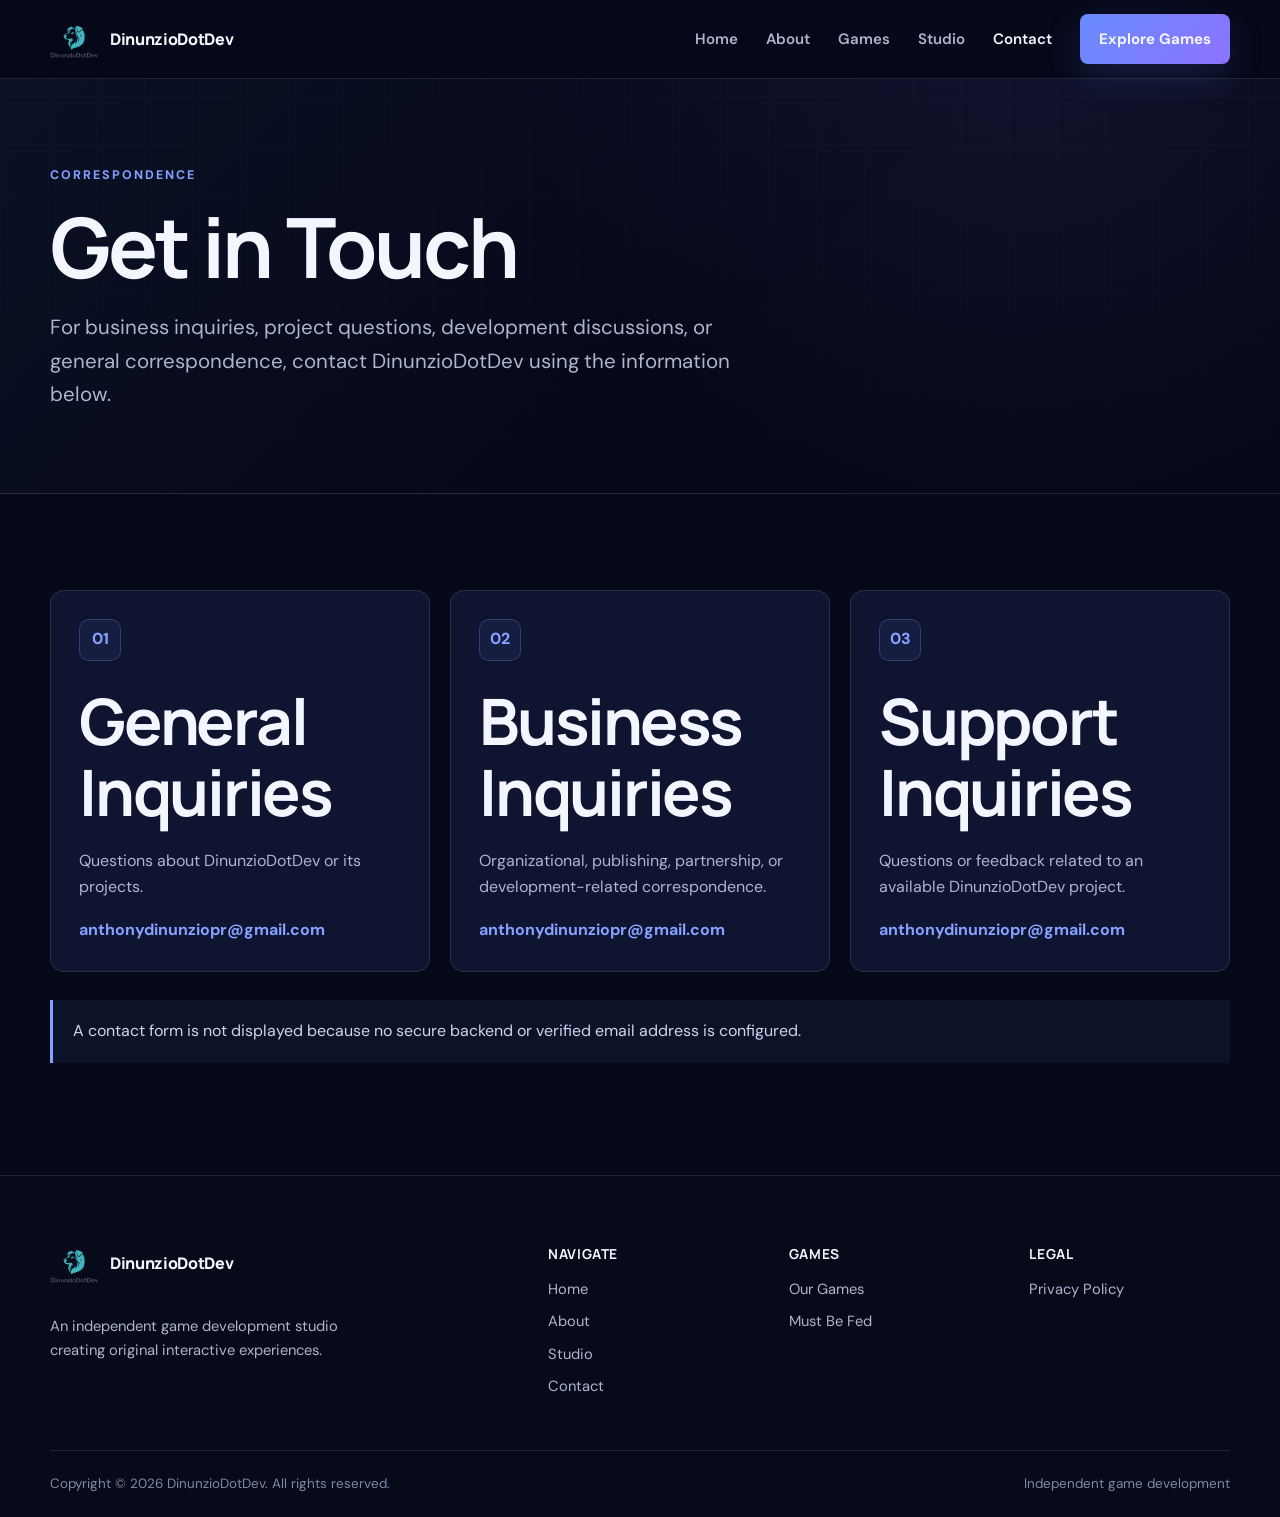
<file: contact.html>
<!doctype html>
<html lang="en">
<head>
  <meta charset="utf-8"><meta name="viewport" content="width=device-width, initial-scale=1">
  <title>Contact | DinunzioDotDev</title>
  <meta name="description" content="Contact DinunzioDotDev for business, project, support, and general inquiries.">
  <link rel="canonical" href="https://dinunziodotdev.ca/contact.html">
  <link rel="icon" href="favicon.svg" type="image/svg+xml"><link rel="stylesheet" href="styles.css">
</head>
<body>
  <header class="site-header"><nav class="container nav-wrap" aria-label="Primary navigation">
    <a class="brand" href="index.html"><img class="brand-logo" src="logo.png" alt="" aria-hidden="true"><span>DinunzioDotDev</span></a>
    <input class="nav-toggle" type="checkbox" id="nav-toggle"><label class="nav-toggle-label" for="nav-toggle" aria-label="Toggle navigation"><span></span></label>
    <div class="nav-links"><a href="index.html">Home</a><a href="about.html">About</a><a href="games/index.html">Games</a><a href="studio.html">Studio</a><a class="active" href="contact.html" aria-current="page">Contact</a><a class="button button-primary" href="games/index.html">Explore Games</a></div>
  </nav></header>
  <main>
    <header class="page-hero"><div class="container"><p class="eyebrow">Correspondence</p><h1>Get in Touch</h1><p class="lead">For business inquiries, project questions, development discussions, or general correspondence, contact DinunzioDotDev using the information below.</p></div></header>
    <section class="section"><div class="container">
      <div class="contact-grid">
        <article class="contact-card"><div class="card-index">01</div><h2>General Inquiries</h2><p>Questions about DinunzioDotDev or its projects.</p><p><a class="placeholder-value" href="mailto:anthonydinunziopr@gmail.com?subject=General%20Inquiry">anthonydinunziopr@gmail.com</a></p></article>
        <article class="contact-card"><div class="card-index">02</div><h2>Business Inquiries</h2><p>Organizational, publishing, partnership, or development-related correspondence.</p><p><a class="placeholder-value" href="mailto:anthonydinunziopr@gmail.com?subject=Business%20Inquiry">anthonydinunziopr@gmail.com</a></p></article>
        <article class="contact-card"><div class="card-index">03</div><h2>Support Inquiries</h2><p>Questions or feedback related to an available DinunzioDotDev project.</p><p><a class="placeholder-value" href="mailto:anthonydinunziopr@gmail.com?subject=Support%20Inquiry">anthonydinunziopr@gmail.com</a></p></article>
      </div>
      <p class="notice" style="margin-top:28px">A contact form is not displayed because no secure backend or verified email address is configured.</p>
    </div></section>
  </main>
  <footer class="site-footer"><div class="container footer-main">
    <div class="footer-about"><a class="brand" href="index.html"><img class="brand-logo" src="logo.png" alt="" aria-hidden="true"><span>DinunzioDotDev</span></a><p>An independent game development studio creating original interactive experiences.</p></div>
    <div class="footer-column"><h2>Navigate</h2><a href="index.html">Home</a><a href="about.html">About</a><a href="studio.html">Studio</a><a href="contact.html">Contact</a></div>
    <div class="footer-column"><h2>Games</h2><a href="games/index.html">Our Games</a><a href="games/must-be-fed.html">Must Be Fed</a></div><div class="footer-column"><h2>Legal</h2><a href="privacy.html">Privacy Policy</a></div>
  </div><div class="container footer-bottom"><span>Copyright © <span class="year">2026</span> DinunzioDotDev. All rights reserved.</span><span>Independent game development</span></div></footer>
  <script>document.querySelectorAll(".year").forEach(el => el.textContent = new Date().getFullYear());</script>
</body>
</html>
</file>
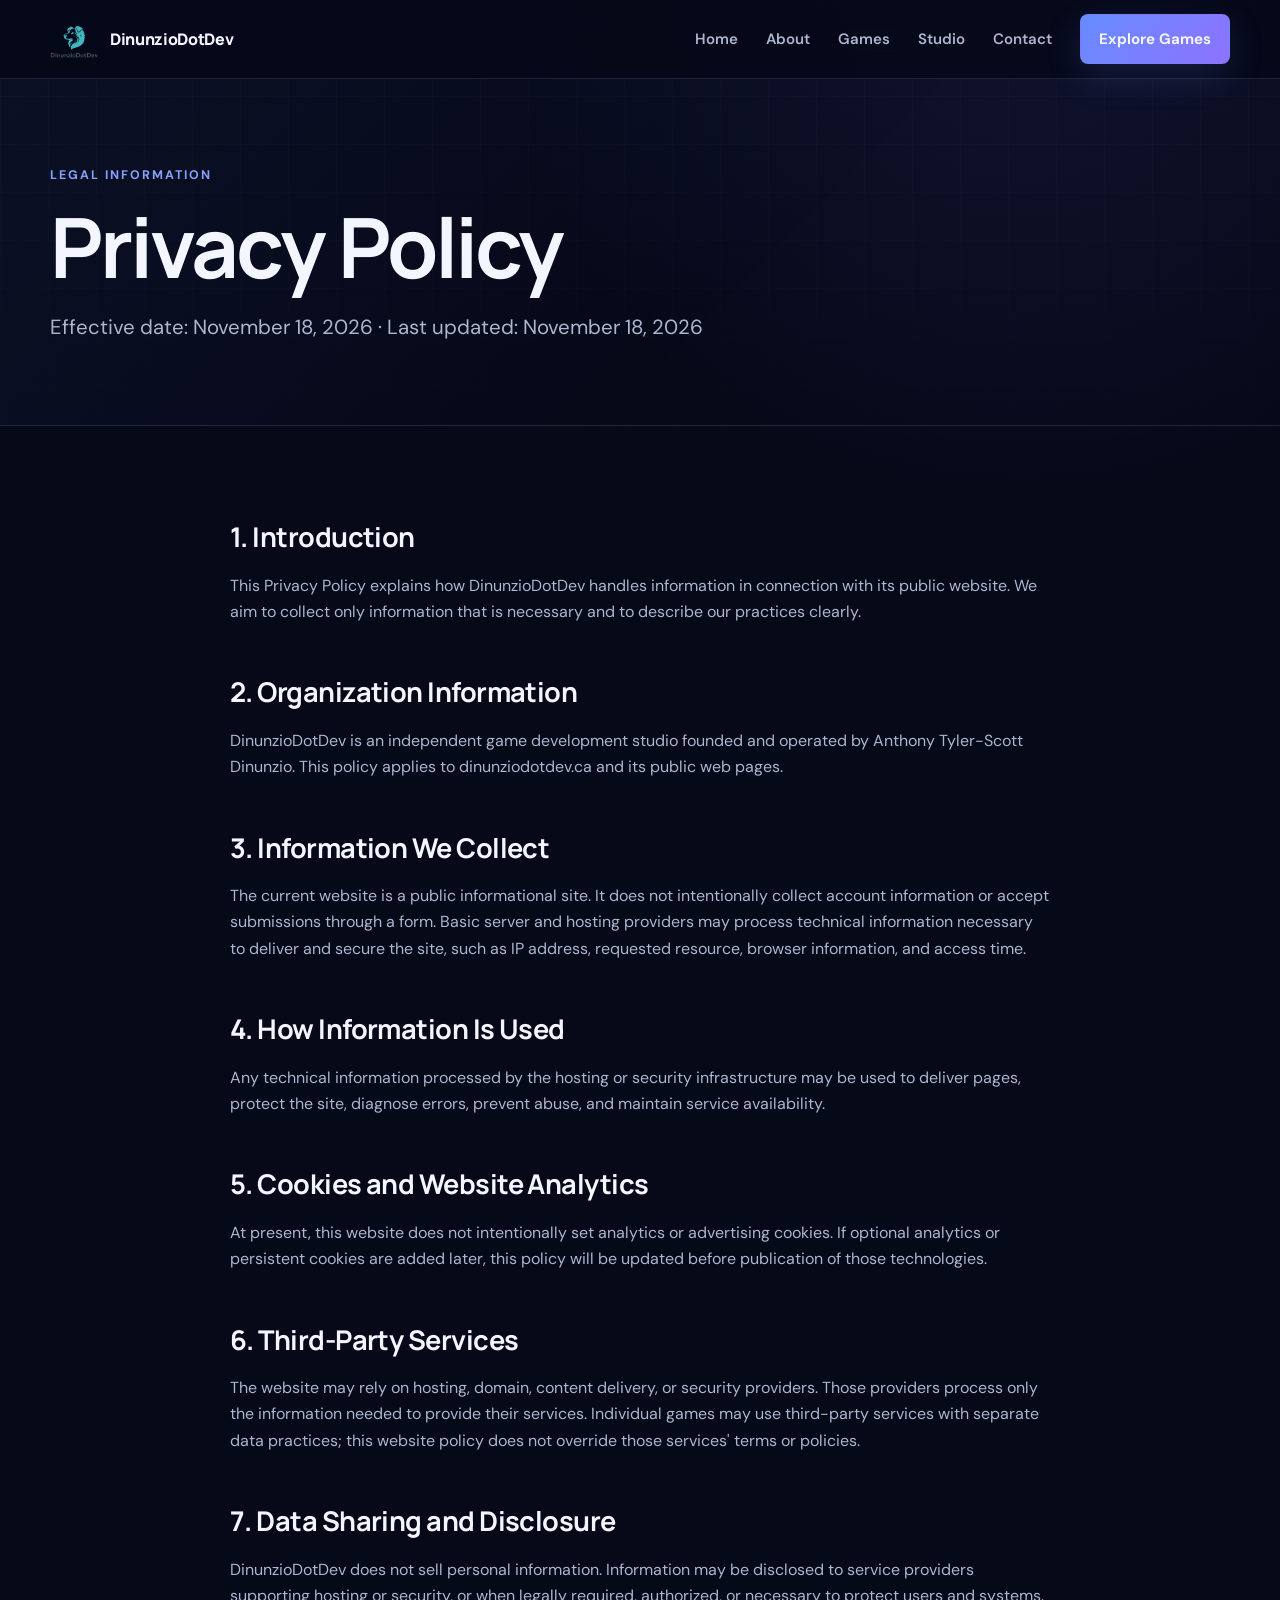
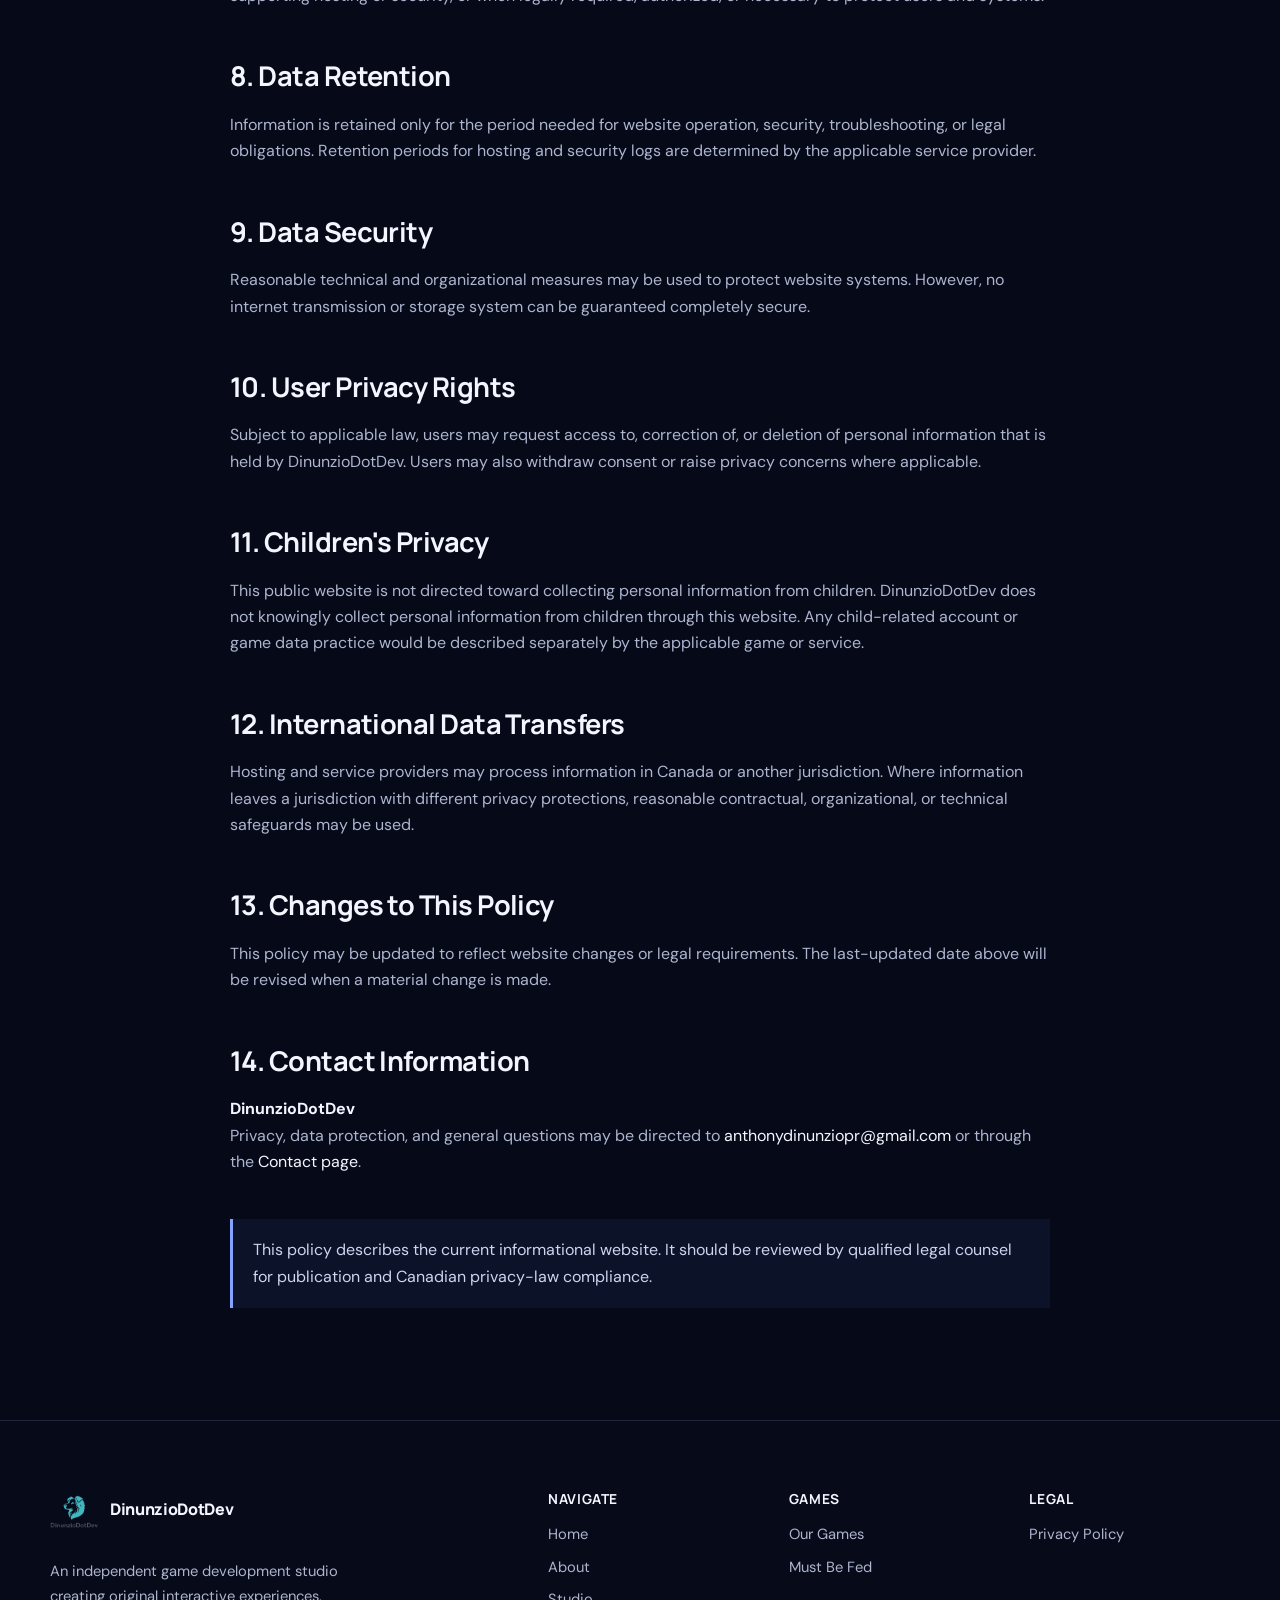
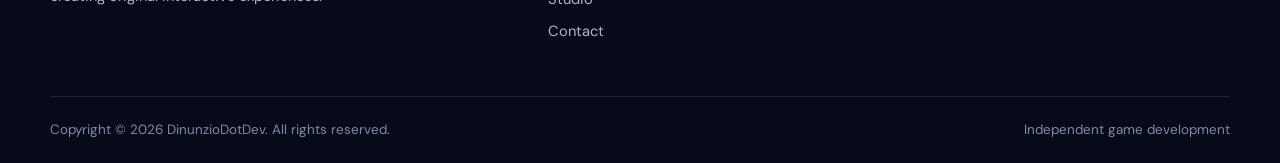
<file: privacy.html>
<!doctype html>
<html lang="en">
<head>
  <meta charset="utf-8"><meta name="viewport" content="width=device-width, initial-scale=1">
  <title>Privacy Policy | DinunzioDotDev</title>
  <meta name="description" content="Read the DinunzioDotDev website privacy policy.">
  <link rel="canonical" href="https://dinunziodotdev.ca/privacy.html">
  <link rel="icon" href="favicon.svg" type="image/svg+xml"><link rel="stylesheet" href="styles.css">
</head>
<body>
  <header class="site-header"><nav class="container nav-wrap" aria-label="Primary navigation">
    <a class="brand" href="index.html"><img class="brand-logo" src="logo.png" alt="" aria-hidden="true"><span>DinunzioDotDev</span></a>
    <input class="nav-toggle" type="checkbox" id="nav-toggle"><label class="nav-toggle-label" for="nav-toggle" aria-label="Toggle navigation"><span></span></label>
    <div class="nav-links"><a href="index.html">Home</a><a href="about.html">About</a><a href="games/index.html">Games</a><a href="studio.html">Studio</a><a href="contact.html">Contact</a><a class="button button-primary" href="games/index.html">Explore Games</a></div>
  </nav></header>
  <main>
    <header class="page-hero"><div class="container"><p class="eyebrow">Legal Information</p><h1>Privacy Policy</h1><p class="lead">Effective date: November 18, 2026 · Last updated: November 18, 2026</p></div></header>
    <section class="section"><div class="container policy">
      <h2>1. Introduction</h2><p>This Privacy Policy explains how DinunzioDotDev handles information in connection with its public website. We aim to collect only information that is necessary and to describe our practices clearly.</p>
      <h2>2. Organization Information</h2><p>DinunzioDotDev is an independent game development studio founded and operated by Anthony Tyler-Scott Dinunzio. This policy applies to dinunziodotdev.ca and its public web pages.</p>
      <h2>3. Information We Collect</h2><p>The current website is a public informational site. It does not intentionally collect account information or accept submissions through a form. Basic server and hosting providers may process technical information necessary to deliver and secure the site, such as IP address, requested resource, browser information, and access time.</p>
      <h2>4. How Information Is Used</h2><p>Any technical information processed by the hosting or security infrastructure may be used to deliver pages, protect the site, diagnose errors, prevent abuse, and maintain service availability.</p>
      <h2>5. Cookies and Website Analytics</h2><p>At present, this website does not intentionally set analytics or advertising cookies. If optional analytics or persistent cookies are added later, this policy will be updated before publication of those technologies.</p>
      <h2>6. Third-Party Services</h2><p>The website may rely on hosting, domain, content delivery, or security providers. Those providers process only the information needed to provide their services. Individual games may use third-party services with separate data practices; this website policy does not override those services' terms or policies.</p>
      <h2>7. Data Sharing and Disclosure</h2><p>DinunzioDotDev does not sell personal information. Information may be disclosed to service providers supporting hosting or security, or when legally required, authorized, or necessary to protect users and systems.</p>
      <h2>8. Data Retention</h2><p>Information is retained only for the period needed for website operation, security, troubleshooting, or legal obligations. Retention periods for hosting and security logs are determined by the applicable service provider.</p>
      <h2>9. Data Security</h2><p>Reasonable technical and organizational measures may be used to protect website systems. However, no internet transmission or storage system can be guaranteed completely secure.</p>
      <h2>10. User Privacy Rights</h2><p>Subject to applicable law, users may request access to, correction of, or deletion of personal information that is held by DinunzioDotDev. Users may also withdraw consent or raise privacy concerns where applicable.</p>
      <h2>11. Children's Privacy</h2><p>This public website is not directed toward collecting personal information from children. DinunzioDotDev does not knowingly collect personal information from children through this website. Any child-related account or game data practice would be described separately by the applicable game or service.</p>
      <h2>12. International Data Transfers</h2><p>Hosting and service providers may process information in Canada or another jurisdiction. Where information leaves a jurisdiction with different privacy protections, reasonable contractual, organizational, or technical safeguards may be used.</p>
      <h2>13. Changes to This Policy</h2><p>This policy may be updated to reflect website changes or legal requirements. The last-updated date above will be revised when a material change is made.</p>
      <h2>14. Contact Information</h2><p><strong class="text-strong">DinunzioDotDev</strong><br>Privacy, data protection, and general questions may be directed to <a class="text-strong" href="mailto:anthonydinunziopr@gmail.com">anthonydinunziopr@gmail.com</a> or through the <a class="text-strong" href="contact.html">Contact page</a>.</p>
      <p class="notice" style="margin-top:44px">This policy describes the current informational website. It should be reviewed by qualified legal counsel for publication and Canadian privacy-law compliance.</p>
    </div></section>
  </main>
  <footer class="site-footer"><div class="container footer-main">
    <div class="footer-about"><a class="brand" href="index.html"><img class="brand-logo" src="logo.png" alt="" aria-hidden="true"><span>DinunzioDotDev</span></a><p>An independent game development studio creating original interactive experiences.</p></div>
    <div class="footer-column"><h2>Navigate</h2><a href="index.html">Home</a><a href="about.html">About</a><a href="studio.html">Studio</a><a href="contact.html">Contact</a></div>
    <div class="footer-column"><h2>Games</h2><a href="games/index.html">Our Games</a><a href="games/must-be-fed.html">Must Be Fed</a></div><div class="footer-column"><h2>Legal</h2><a href="privacy.html">Privacy Policy</a></div>
  </div><div class="container footer-bottom"><span>Copyright © <span class="year">2026</span> DinunzioDotDev. All rights reserved.</span><span>Independent game development</span></div></footer>
  <script>document.querySelectorAll(".year").forEach(el => el.textContent = new Date().getFullYear());</script>
</body>
</html>
</file>
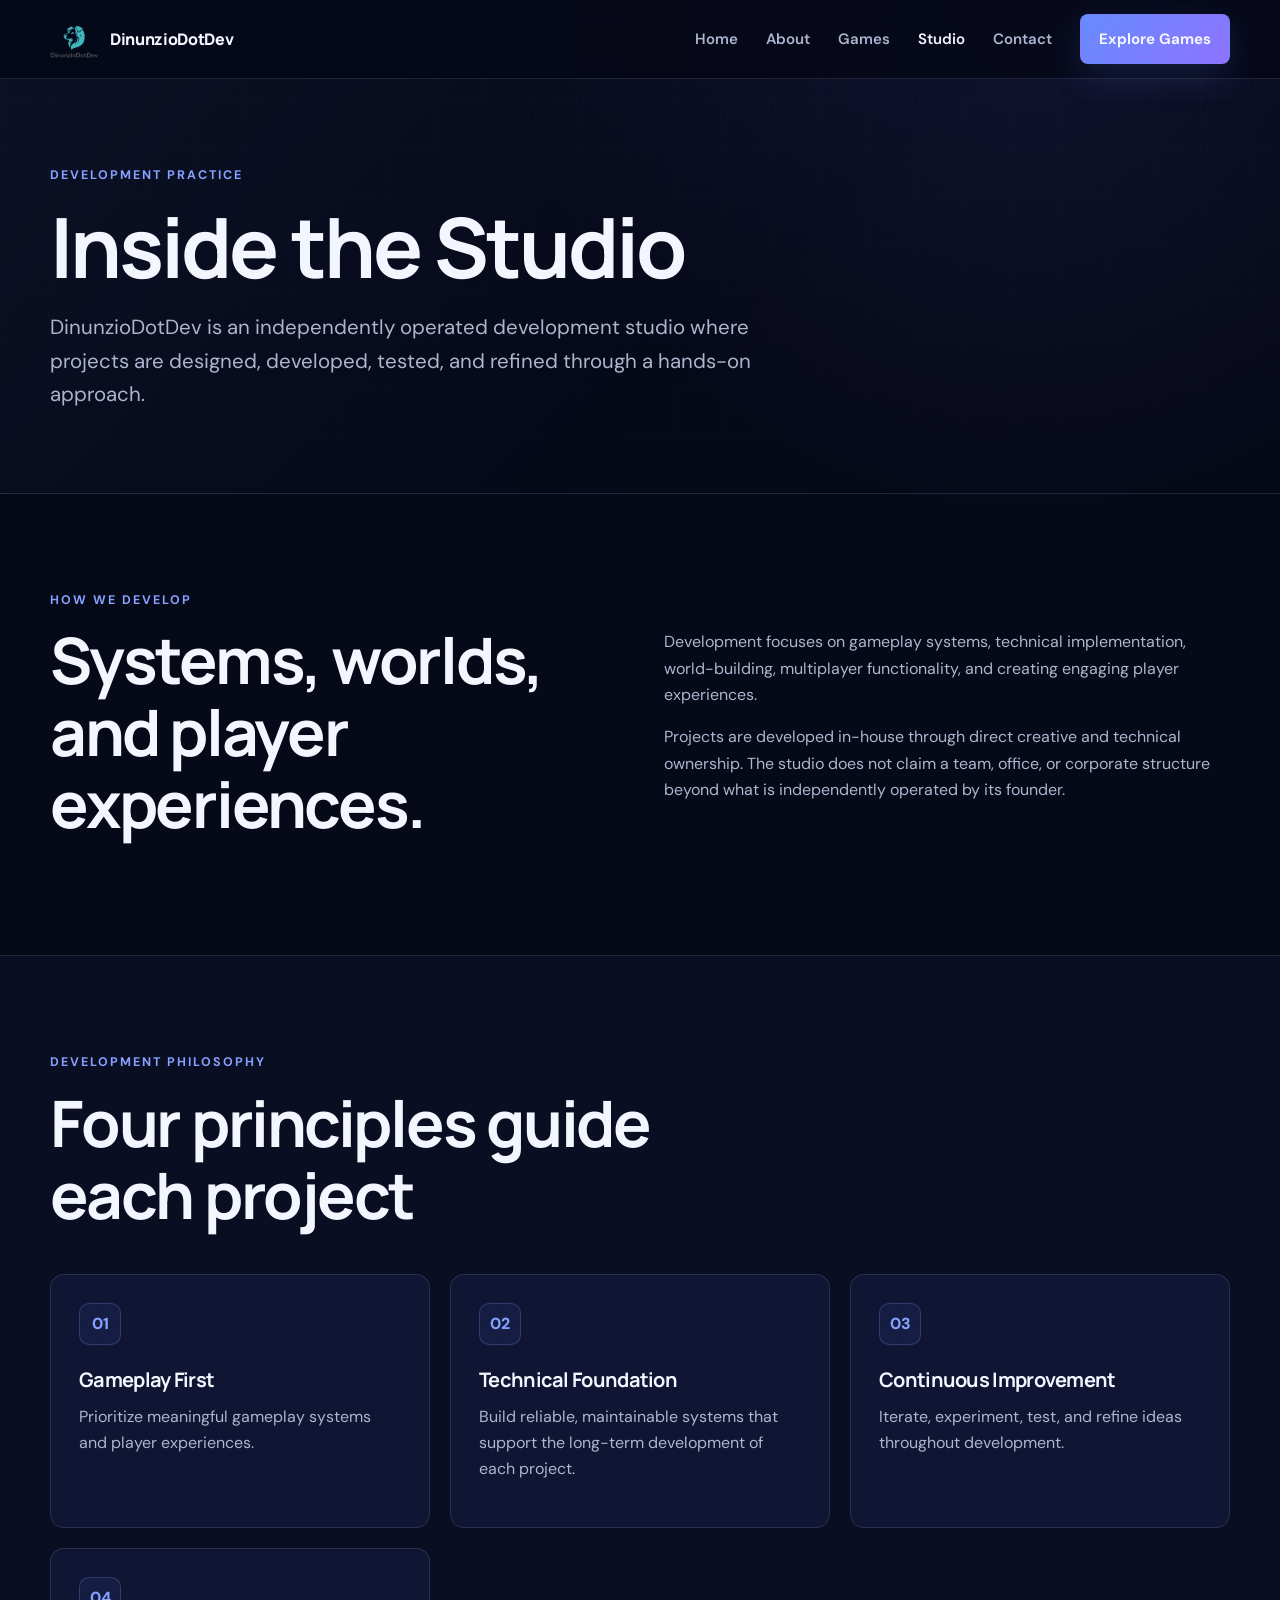
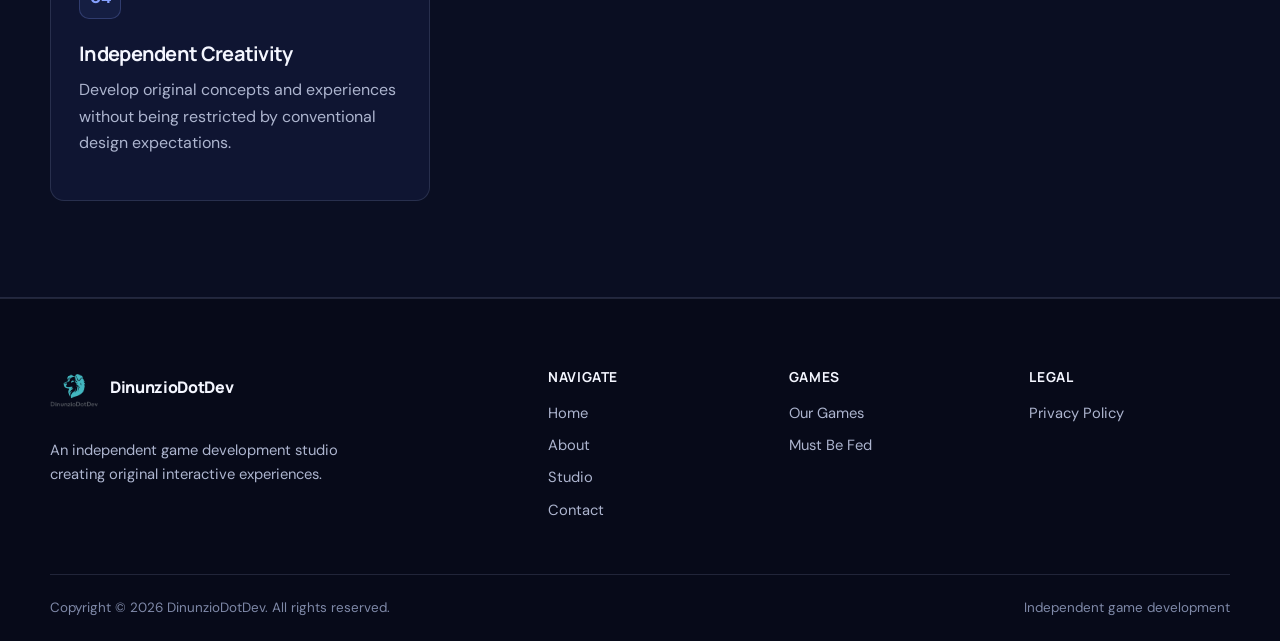
<file: studio.html>
<!doctype html>
<html lang="en">
<head>
  <meta charset="utf-8"><meta name="viewport" content="width=device-width, initial-scale=1">
  <title>Inside the Studio | DinunzioDotDev</title>
  <meta name="description" content="Learn how DinunzioDotDev develops original games through an independent, hands-on process.">
  <link rel="canonical" href="https://dinunziodotdev.ca/studio.html">
  <link rel="icon" href="favicon.svg" type="image/svg+xml"><link rel="stylesheet" href="styles.css">
</head>
<body>
  <header class="site-header"><nav class="container nav-wrap" aria-label="Primary navigation">
    <a class="brand" href="index.html"><img class="brand-logo" src="logo.png" alt="" aria-hidden="true"><span>DinunzioDotDev</span></a>
    <input class="nav-toggle" type="checkbox" id="nav-toggle"><label class="nav-toggle-label" for="nav-toggle" aria-label="Toggle navigation"><span></span></label>
    <div class="nav-links"><a href="index.html">Home</a><a href="about.html">About</a><a href="games/index.html">Games</a><a class="active" href="studio.html" aria-current="page">Studio</a><a href="contact.html">Contact</a><a class="button button-primary" href="games/index.html">Explore Games</a></div>
  </nav></header>
  <main>
    <header class="page-hero"><div class="container"><p class="eyebrow">Development Practice</p><h1>Inside the Studio</h1><p class="lead">DinunzioDotDev is an independently operated development studio where projects are designed, developed, tested, and refined through a hands-on approach.</p></div></header>
    <section class="section"><div class="container grid-2">
      <div><p class="eyebrow">How We Develop</p><h2>Systems, worlds, and player experiences.</h2></div>
      <div><p>Development focuses on gameplay systems, technical implementation, world-building, multiplayer functionality, and creating engaging player experiences.</p><p>Projects are developed in-house through direct creative and technical ownership. The studio does not claim a team, office, or corporate structure beyond what is independently operated by its founder.</p></div>
    </div></section>
    <section class="section wide-panel"><div class="container">
      <div class="section-heading"><p class="eyebrow">Development Philosophy</p><h2>Four principles guide each project</h2></div>
      <div class="grid-3">
        <article class="principle-card"><div class="card-index">01</div><h3>Gameplay First</h3><p>Prioritize meaningful gameplay systems and player experiences.</p></article>
        <article class="principle-card"><div class="card-index">02</div><h3>Technical Foundation</h3><p>Build reliable, maintainable systems that support the long-term development of each project.</p></article>
        <article class="principle-card"><div class="card-index">03</div><h3>Continuous Improvement</h3><p>Iterate, experiment, test, and refine ideas throughout development.</p></article>
        <article class="principle-card"><div class="card-index">04</div><h3>Independent Creativity</h3><p>Develop original concepts and experiences without being restricted by conventional design expectations.</p></article>
      </div>
    </div></section>
  </main>
  <footer class="site-footer"><div class="container footer-main">
    <div class="footer-about"><a class="brand" href="index.html"><img class="brand-logo" src="logo.png" alt="" aria-hidden="true"><span>DinunzioDotDev</span></a><p>An independent game development studio creating original interactive experiences.</p></div>
    <div class="footer-column"><h2>Navigate</h2><a href="index.html">Home</a><a href="about.html">About</a><a href="studio.html">Studio</a><a href="contact.html">Contact</a></div>
    <div class="footer-column"><h2>Games</h2><a href="games/index.html">Our Games</a><a href="games/must-be-fed.html">Must Be Fed</a></div><div class="footer-column"><h2>Legal</h2><a href="privacy.html">Privacy Policy</a></div>
  </div><div class="container footer-bottom"><span>Copyright © <span class="year">2026</span> DinunzioDotDev. All rights reserved.</span><span>Independent game development</span></div></footer>
  <script>document.querySelectorAll(".year").forEach(el => el.textContent = new Date().getFullYear());</script>
</body>
</html>
</file>
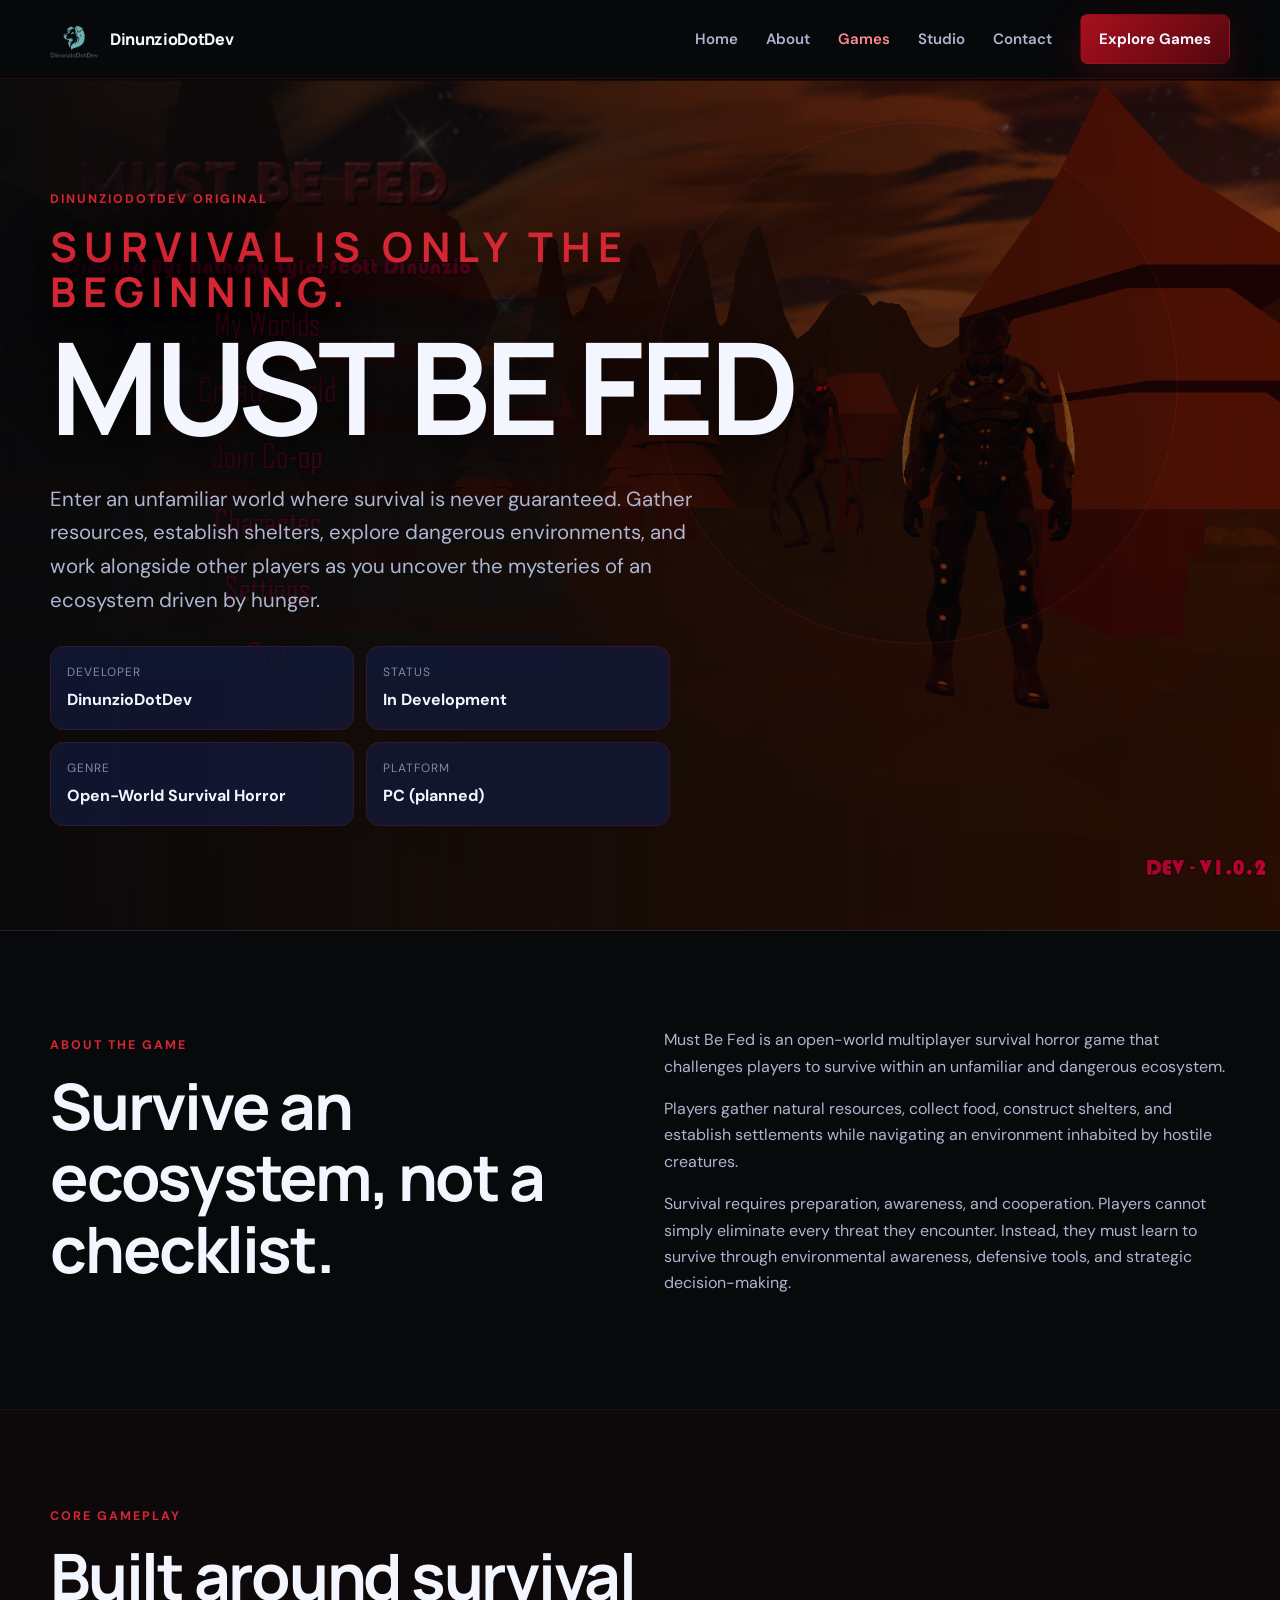
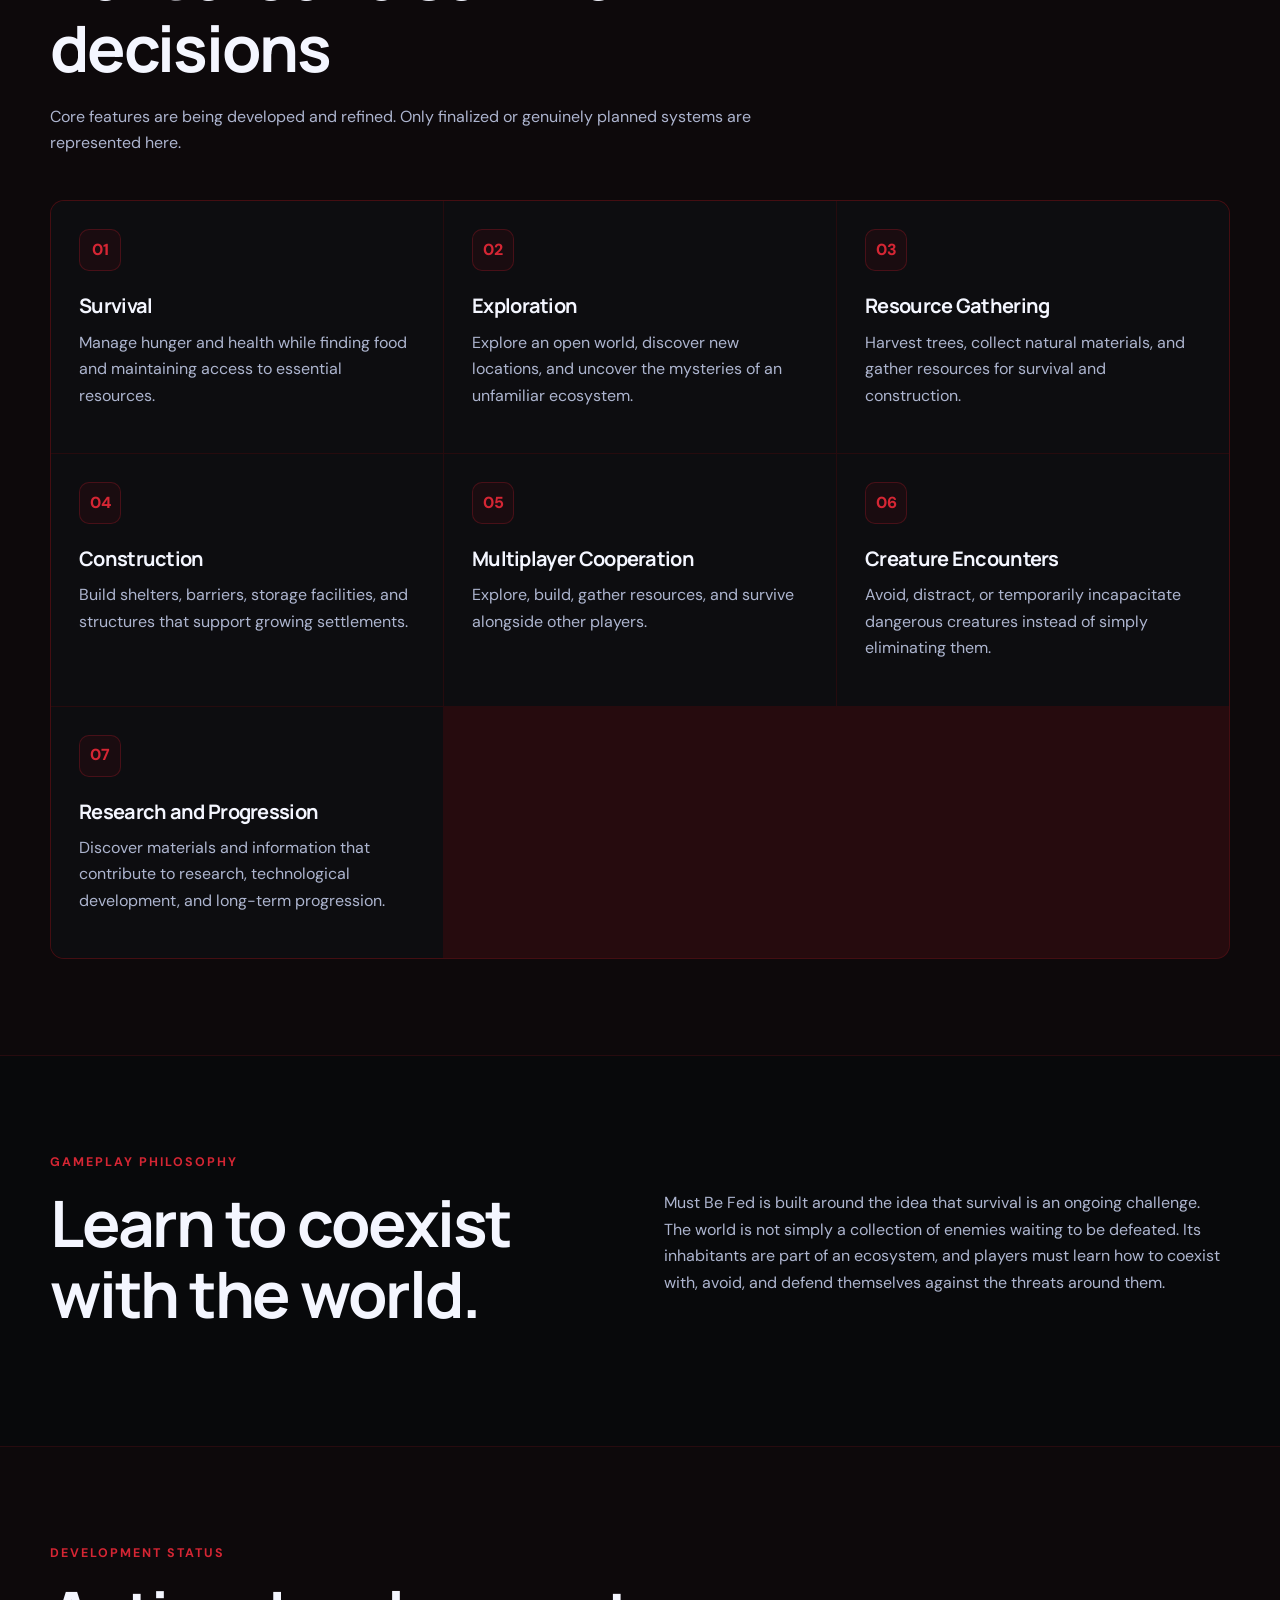
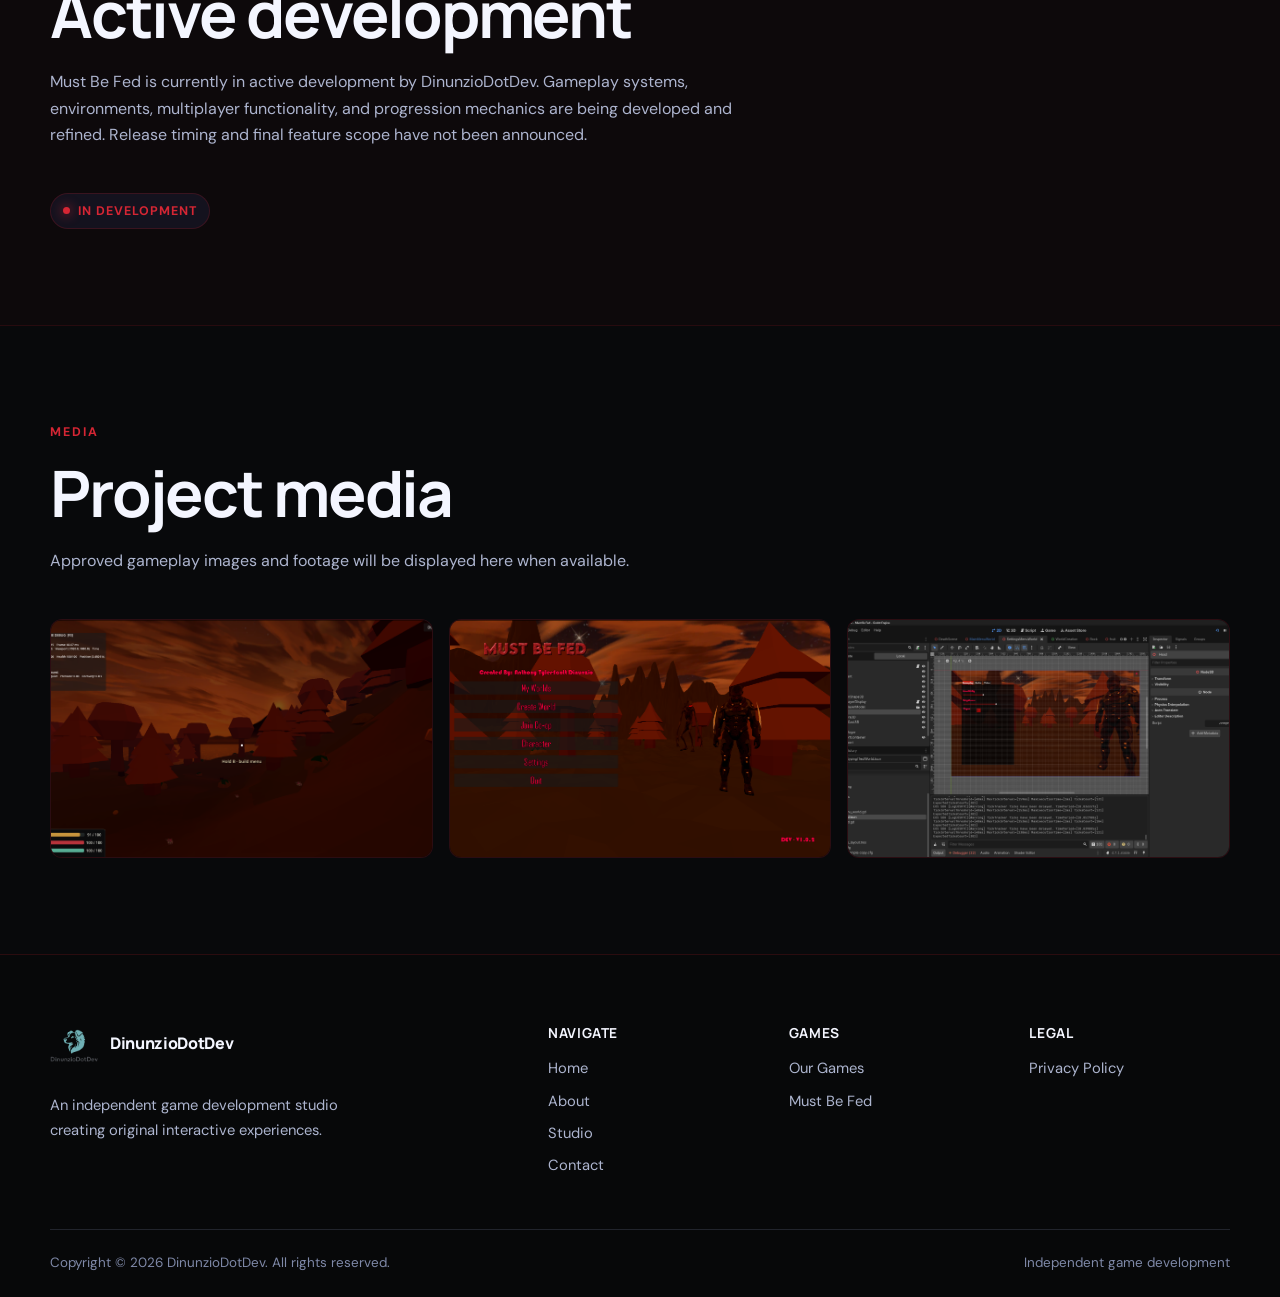
<file: games/must-be-fed.html>
<!doctype html>
<html lang="en">
<head>
  <meta charset="utf-8"><meta name="viewport" content="width=device-width, initial-scale=1">
  <title>Must Be Fed | Open-World Multiplayer Survival Horror</title>
  <meta name="description" content="Must Be Fed is an open-world multiplayer survival horror game in development by DinunzioDotDev.">
  <link rel="canonical" href="https://dinunziodotdev.ca/games/must-be-fed.html">
  <meta property="og:title" content="Must Be Fed | DinunzioDotDev">
  <meta property="og:description" content="Survival is only the beginning.">
  <link rel="icon" href="../favicon.svg" type="image/svg+xml"><link rel="stylesheet" href="../styles.css">
</head>
<body class="game-page">
  <header class="site-header"><nav class="container nav-wrap" aria-label="Primary navigation">
    <a class="brand" href="../index.html"><img class="brand-logo" src="../logo.png" alt="" aria-hidden="true"><span>DinunzioDotDev</span></a>
    <input class="nav-toggle" type="checkbox" id="nav-toggle"><label class="nav-toggle-label" for="nav-toggle" aria-label="Toggle navigation"><span></span></label>
    <div class="nav-links"><a href="../index.html">Home</a><a href="../about.html">About</a><a class="active" href="index.html">Games</a><a href="../studio.html">Studio</a><a href="../contact.html">Contact</a><a class="button button-primary" href="index.html">Explore Games</a></div>
  </nav></header>
  <main>
    <section class="game-hero"><div class="container game-hero-content">
      <p class="eyebrow">DinunzioDotDev Original</p><h1><span>Survival Is Only the Beginning.</span>Must Be Fed</h1>
      <p class="lead">Enter an unfamiliar world where survival is never guaranteed. Gather resources, establish shelters, explore dangerous environments, and work alongside other players as you uncover the mysteries of an ecosystem driven by hunger.</p>
      <dl class="metadata" style="max-width:620px"><div class="meta-card"><dt>Developer</dt><dd>DinunzioDotDev</dd></div><div class="meta-card"><dt>Status</dt><dd>In Development</dd></div><div class="meta-card"><dt>Genre</dt><dd>Open-World Survival Horror</dd></div><div class="meta-card"><dt>Platform</dt><dd>PC (planned)</dd></div></dl>
    </div></section>
    <section class="section"><div class="container grid-2">
      <div><p class="eyebrow">About the Game</p><h2>Survive an ecosystem, not a checklist.</h2></div>
      <div><p>Must Be Fed is an open-world multiplayer survival horror game that challenges players to survive within an unfamiliar and dangerous ecosystem.</p><p>Players gather natural resources, collect food, construct shelters, and establish settlements while navigating an environment inhabited by hostile creatures.</p><p>Survival requires preparation, awareness, and cooperation. Players cannot simply eliminate every threat they encounter. Instead, they must learn to survive through environmental awareness, defensive tools, and strategic decision-making.</p></div>
    </div></section>
    <section class="section wide-panel"><div class="container">
      <div class="section-heading"><p class="eyebrow">Core Gameplay</p><h2>Built around survival decisions</h2><p>Core features are being developed and refined. Only finalized or genuinely planned systems are represented here.</p></div>
      <div class="feature-grid">
        <article class="feature-card"><div class="card-index">01</div><h3>Survival</h3><p>Manage hunger and health while finding food and maintaining access to essential resources.</p></article>
        <article class="feature-card"><div class="card-index">02</div><h3>Exploration</h3><p>Explore an open world, discover new locations, and uncover the mysteries of an unfamiliar ecosystem.</p></article>
        <article class="feature-card"><div class="card-index">03</div><h3>Resource Gathering</h3><p>Harvest trees, collect natural materials, and gather resources for survival and construction.</p></article>
        <article class="feature-card"><div class="card-index">04</div><h3>Construction</h3><p>Build shelters, barriers, storage facilities, and structures that support growing settlements.</p></article>
        <article class="feature-card"><div class="card-index">05</div><h3>Multiplayer Cooperation</h3><p>Explore, build, gather resources, and survive alongside other players.</p></article>
        <article class="feature-card"><div class="card-index">06</div><h3>Creature Encounters</h3><p>Avoid, distract, or temporarily incapacitate dangerous creatures instead of simply eliminating them.</p></article>
        <article class="feature-card"><div class="card-index">07</div><h3>Research and Progression</h3><p>Discover materials and information that contribute to research, technological development, and long-term progression.</p></article>
      </div>
    </div></section>
    <section class="section"><div class="container grid-2">
      <div><p class="eyebrow">Gameplay Philosophy</p><h2>Learn to coexist with the world.</h2></div>
      <div><p>Must Be Fed is built around the idea that survival is an ongoing challenge. The world is not simply a collection of enemies waiting to be defeated. Its inhabitants are part of an ecosystem, and players must learn how to coexist with, avoid, and defend themselves against the threats around them.</p></div>
    </div></section>
    <section class="section wide-panel"><div class="container">
      <div class="section-heading"><p class="eyebrow">Development Status</p><h2>Active development</h2><p>Must Be Fed is currently in active development by DinunzioDotDev. Gameplay systems, environments, multiplayer functionality, and progression mechanics are being developed and refined. Release timing and final feature scope have not been announced.</p></div>
      <div class="button-row"><span class="status">In Development</span></div>
    </div></section>
    <section class="section"><div class="container">
      <div class="section-heading"><p class="eyebrow">Media</p><h2>Project media</h2><p>Approved gameplay images and footage will be displayed here when available.</p></div>
      <div class="media-grid">
        <img class="media-image" src="../screenshots/in-game.png" alt="Must Be Fed in-game environment and survival interface">
        <img class="media-image" src="../screenshots/menu.png" alt="Must Be Fed main menu">
        <img class="media-image" src="../screenshots/engine_development.png" alt="Must Be Fed in-engine development view">
      </div>
    </div></section>
  </main>
  <footer class="site-footer"><div class="container footer-main">
    <div class="footer-about"><a class="brand" href="../index.html"><img class="brand-logo" src="../logo.png" alt="" aria-hidden="true"><span>DinunzioDotDev</span></a><p>An independent game development studio creating original interactive experiences.</p></div>
    <div class="footer-column"><h2>Navigate</h2><a href="../index.html">Home</a><a href="../about.html">About</a><a href="../studio.html">Studio</a><a href="../contact.html">Contact</a></div>
    <div class="footer-column"><h2>Games</h2><a href="index.html">Our Games</a><a href="must-be-fed.html">Must Be Fed</a></div><div class="footer-column"><h2>Legal</h2><a href="../privacy.html">Privacy Policy</a></div>
  </div><div class="container footer-bottom"><span>Copyright © <span class="year">2026</span> DinunzioDotDev. All rights reserved.</span><span>Independent game development</span></div></footer>
  <script>document.querySelectorAll(".year").forEach(el => el.textContent = new Date().getFullYear());</script>
</body>
</html>
</file>
<file: styles.css>
@import url('https://fonts.googleapis.com/css2?family=DM+Sans:wght@400;500;600;700&family=Manrope:wght@600;700;800&display=swap');

:root {
  --navy-950: #060918;
  --navy-900: #0a1025;
  --navy-800: #111936;
  --blue-500: #668cff;
  --blue-400: #86a1ff;
  --violet-500: #8e72ff;
  --text: #f4f6ff;
  --muted: #adb5cf;
  --line: rgba(168, 181, 222, 0.16);
  --surface: rgba(18, 25, 54, 0.82);
  --max-width: 1180px;
}

* {
  box-sizing: border-box;
}

html {
  scroll-behavior: smooth;
}

body {
  margin: 0;
  min-width: 320px;
  font-family: "DM Sans", Arial, sans-serif;
  color: var(--text);
  background:
    radial-gradient(circle at 80% 0%, rgba(98, 91, 211, 0.12), transparent 32rem),
    var(--navy-950);
  line-height: 1.65;
}

body::before {
  content: "";
  position: fixed;
  inset: 0;
  z-index: -1;
  pointer-events: none;
  background-image:
    linear-gradient(rgba(255, 255, 255, 0.018) 1px, transparent 1px),
    linear-gradient(90deg, rgba(255, 255, 255, 0.018) 1px, transparent 1px);
  background-size: 48px 48px;
  mask-image: linear-gradient(to bottom, black, transparent 70%);
}

a {
  color: inherit;
  text-decoration: none;
}

img {
  max-width: 100%;
  display: block;
}

button,
input,
textarea,
select {
  font: inherit;
}

:focus-visible {
  outline: 3px solid var(--blue-400);
  outline-offset: 4px;
}

.container {
  width: min(calc(100% - 40px), var(--max-width));
  margin-inline: auto;
}

.section {
  padding: 96px 0;
}

.section-tight {
  padding: 72px 0;
}

.eyebrow {
  margin: 0 0 14px;
  color: var(--blue-400);
  font-size: 0.78rem;
  font-weight: 700;
  letter-spacing: 0.16em;
  text-transform: uppercase;
}

h1,
h2,
h3,
h4 {
  margin-top: 0;
  font-family: "Manrope", "DM Sans", Arial, sans-serif;
  line-height: 1.12;
  letter-spacing: -0.035em;
}

h1 {
  margin-bottom: 24px;
  font-size: clamp(3rem, 8vw, 6.6rem);
  max-width: 900px;
}

h2 {
  margin-bottom: 20px;
  font-size: clamp(2.1rem, 5vw, 4rem);
}

h3 {
  margin-bottom: 12px;
  font-size: 1.25rem;
}

p {
  margin-top: 0;
  color: var(--muted);
}

.text-strong {
  color: var(--text);
}

.lead {
  max-width: 680px;
  font-size: clamp(1.05rem, 2vw, 1.28rem);
}

.site-header {
  position: sticky;
  top: 0;
  z-index: 50;
  border-bottom: 1px solid var(--line);
  background: rgba(6, 9, 24, 0.88);
  backdrop-filter: blur(16px);
}

.nav-wrap {
  min-height: 78px;
  display: flex;
  align-items: center;
  justify-content: space-between;
  gap: 24px;
}

.brand {
  display: inline-flex;
  align-items: center;
  gap: 12px;
  font-family: "Manrope", Arial, sans-serif;
  font-weight: 800;
  letter-spacing: -0.02em;
}

.brand-mark {
  width: 38px;
  height: 38px;
  display: grid;
  place-items: center;
  border: 1px solid rgba(134, 161, 255, 0.5);
  border-radius: 10px;
  background: linear-gradient(145deg, rgba(102, 140, 255, 0.24), rgba(142, 114, 255, 0.08));
  color: #b9c7ff;
  font-size: 0.78rem;
}

.brand-logo {
  width: 48px;
  height: 48px;
  object-fit: contain;
  object-position: center;
}

.nav-links {
  display: flex;
  align-items: center;
  gap: 28px;
  font-size: 0.94rem;
  font-weight: 600;
}

.nav-links a:not(.button) {
  color: var(--muted);
  transition: color 180ms ease;
}

.nav-links a:not(.button):hover,
.nav-links a.active:not(.button) {
  color: var(--text);
}

.nav-toggle,
.nav-toggle-label {
  display: none;
}

.button {
  min-height: 48px;
  display: inline-flex;
  align-items: center;
  justify-content: center;
  gap: 8px;
  border: 1px solid var(--line);
  border-radius: 8px;
  padding: 12px 18px;
  color: var(--text);
  font-weight: 700;
  transition: transform 180ms ease, border-color 180ms ease, background 180ms ease;
}

.button:hover {
  transform: translateY(-2px);
  border-color: rgba(134, 161, 255, 0.55);
}

.button-primary {
  border-color: transparent;
  background: linear-gradient(135deg, var(--blue-500), var(--violet-500));
  box-shadow: 0 12px 36px rgba(102, 140, 255, 0.16);
}

.button-secondary {
  background: rgba(255, 255, 255, 0.025);
}

.button-row {
  display: flex;
  flex-wrap: wrap;
  gap: 12px;
  margin-top: 32px;
}

.hero {
  min-height: calc(100vh - 78px);
  display: flex;
  align-items: center;
  position: relative;
  overflow: hidden;
  border-bottom: 1px solid var(--line);
}

.hero::after {
  content: "";
  position: absolute;
  width: 460px;
  height: 460px;
  right: -180px;
  bottom: -210px;
  border: 1px solid rgba(134, 161, 255, 0.16);
  border-radius: 50%;
  box-shadow:
    0 0 0 70px rgba(142, 114, 255, 0.025),
    0 0 0 140px rgba(102, 140, 255, 0.018);
}

.hero-inner {
  position: relative;
  z-index: 1;
  padding: 90px 0;
}

.hero h1 span {
  color: var(--blue-400);
}

.hero .lead {
  color: #bdc5de;
}

.page-hero {
  padding: 86px 0 60px;
  border-bottom: 1px solid var(--line);
  background: linear-gradient(135deg, rgba(102, 140, 255, 0.06), transparent 60%);
}

.page-hero h1 {
  margin-bottom: 18px;
  font-size: clamp(3rem, 7vw, 5.2rem);
}

.page-hero .lead {
  max-width: 720px;
}

.grid-2 {
  display: grid;
  grid-template-columns: repeat(2, minmax(0, 1fr));
  gap: 48px;
  align-items: center;
}

.grid-3 {
  display: grid;
  grid-template-columns: repeat(3, minmax(0, 1fr));
  gap: 20px;
}

.feature-card,
.value-card,
.contact-card,
.meta-card,
.principle-card {
  border: 1px solid var(--line);
  border-radius: 14px;
  background: var(--surface);
}

.feature-card,
.value-card,
.principle-card,
.contact-card {
  padding: 28px;
}

.card-index,
.value-icon {
  width: 42px;
  height: 42px;
  display: grid;
  place-items: center;
  margin-bottom: 24px;
  border: 1px solid rgba(134, 161, 255, 0.24);
  border-radius: 10px;
  background: rgba(102, 140, 255, 0.08);
  color: var(--blue-400);
  font-weight: 800;
}

.project-stage {
  min-height: 480px;
  display: grid;
  place-items: center;
  position: relative;
  overflow: hidden;
  border: 1px solid var(--line);
  border-radius: 18px;
  background:
    linear-gradient(135deg, rgba(102, 140, 255, 0.15), rgba(142, 114, 255, 0.04)),
    linear-gradient(to bottom right, #101935, #080c20);
}

.project-stage::before,
.project-stage::after {
  content: "";
  position: absolute;
  border-radius: 50%;
  filter: blur(1px);
}

.project-stage::before {
  width: 280px;
  height: 280px;
  top: -100px;
  right: -60px;
  border: 1px solid rgba(134, 161, 255, 0.24);
  box-shadow: 0 0 80px rgba(102, 140, 255, 0.12);
}

.project-stage::after {
  width: 180px;
  height: 180px;
  bottom: -70px;
  left: 30px;
  background: rgba(142, 114, 255, 0.06);
}

.game-wordmark {
  position: relative;
  z-index: 1;
  padding: 24px;
  text-align: center;
  font-family: "Manrope", Arial, sans-serif;
  font-size: clamp(2.2rem, 6vw, 5.2rem);
  font-weight: 800;
  line-height: 0.92;
  letter-spacing: -0.06em;
  text-transform: uppercase;
  text-shadow: 0 12px 50px rgba(102, 140, 255, 0.26);
}

.game-wordmark small {
  display: block;
  margin-top: 18px;
  color: var(--blue-400);
  font-family: "DM Sans", Arial, sans-serif;
  font-size: 0.72rem;
  letter-spacing: 0.28em;
}

.status {
  display: inline-flex;
  align-items: center;
  gap: 8px;
  border: 1px solid rgba(134, 161, 255, 0.22);
  border-radius: 999px;
  padding: 7px 12px;
  color: #c9d4ff;
  background: rgba(102, 140, 255, 0.08);
  font-size: 0.78rem;
  font-weight: 700;
  text-transform: uppercase;
  letter-spacing: 0.08em;
}

.status::before {
  content: "";
  width: 7px;
  height: 7px;
  border-radius: 50%;
  background: var(--blue-400);
  box-shadow: 0 0 12px var(--blue-400);
}

.metadata {
  display: grid;
  grid-template-columns: repeat(2, minmax(0, 1fr));
  gap: 12px;
  margin: 28px 0;
}

.meta-card {
  padding: 16px;
}

.meta-card dt {
  color: #7f89a8;
  font-size: 0.75rem;
  text-transform: uppercase;
  letter-spacing: 0.08em;
}

.meta-card dd {
  margin: 4px 0 0;
  color: var(--text);
  font-weight: 700;
}

.section-heading {
  max-width: 720px;
  margin-bottom: 44px;
}

.wide-panel {
  border-block: 1px solid var(--line);
  background: rgba(14, 20, 44, 0.5);
}

.feature-grid {
  display: grid;
  grid-template-columns: repeat(3, minmax(0, 1fr));
  gap: 1px;
  overflow: hidden;
  border: 1px solid var(--line);
  border-radius: 14px;
  background: var(--line);
}

.feature-grid .feature-card {
  border: 0;
  border-radius: 0;
  background: var(--navy-900);
}

.founder-layout {
  display: grid;
  grid-template-columns: 280px 1fr;
  gap: 48px;
  align-items: start;
}

.founder-mark {
  aspect-ratio: 1;
  display: grid;
  place-items: center;
  border: 1px solid var(--line);
  border-radius: 18px;
  background:
    linear-gradient(145deg, rgba(102, 140, 255, 0.18), transparent),
    var(--navy-900);
  color: #b7c4f9;
  font-family: "Manrope", Arial, sans-serif;
  font-size: 4.5rem;
  font-weight: 800;
  letter-spacing: -0.08em;
}

.policy {
  max-width: 820px;
}

.policy h2 {
  margin-top: 52px;
  font-size: 1.7rem;
  letter-spacing: -0.02em;
}

.policy h2:first-child {
  margin-top: 0;
}

.policy ul {
  color: var(--muted);
  padding-left: 20px;
}

.policy li {
  margin: 8px 0;
}

.notice {
  border-left: 3px solid var(--blue-400);
  padding: 18px 20px;
  background: rgba(102, 140, 255, 0.07);
  color: #cdd5ef;
}

.contact-grid {
  display: grid;
  grid-template-columns: repeat(3, minmax(0, 1fr));
  gap: 20px;
}

.contact-card p:last-child {
  margin-bottom: 0;
}

.placeholder-value {
  color: var(--blue-400);
  font-weight: 700;
}

.media-grid {
  display: grid;
  grid-template-columns: repeat(3, minmax(0, 1fr));
  gap: 16px;
}

.media-placeholder {
  aspect-ratio: 16 / 10;
  display: grid;
  place-items: center;
  border: 1px solid var(--line);
  border-radius: 12px;
  background:
    linear-gradient(135deg, rgba(102, 140, 255, 0.12), transparent),
    var(--navy-900);
  color: #7f89a8;
  font-size: 0.82rem;
  text-align: center;
}

.media-image {
  width: 100%;
  aspect-ratio: 16 / 10;
  object-fit: cover;
  border: 1px solid var(--line);
  border-radius: 12px;
  background: #08090d;
}

.project-shot {
  width: 100%;
  height: 100%;
  min-height: 480px;
  object-fit: cover;
  border: 0;
  border-radius: 18px;
}

.game-page {
  background:
    radial-gradient(circle at 78% 8%, rgba(180, 16, 30, 0.12), transparent 28rem),
    #08090b;
}

.game-page .site-header {
  background: rgba(8, 9, 11, 0.94);
  border-bottom-color: rgba(220, 32, 46, 0.16);
}

.game-page .brand-logo {
  filter: saturate(0.5) contrast(1.12);
}

.game-page .nav-links a:not(.button):hover,
.game-page .nav-links a.active:not(.button) {
  color: #ff8a91;
}

.game-page .button-primary {
  background: linear-gradient(135deg, #a9101d, #52070e);
  box-shadow: 0 12px 36px rgba(169, 16, 29, 0.22);
}

.game-page .button-secondary,
.game-page .feature-card,
.game-page .meta-card,
.game-page .status {
  border-color: rgba(220, 32, 46, 0.18);
}

.game-page .eyebrow,
.game-page .status,
.game-page .game-hero h1 span {
  color: #d52634;
}

.game-page .status::before {
  background: #d52634;
  box-shadow: 0 0 12px #d52634;
}

.game-page .game-hero {
  background:
    linear-gradient(90deg, rgba(8, 9, 11, 0.96) 0%, rgba(8, 9, 11, 0.62) 48%, rgba(8, 9, 11, 0.28) 100%),
    url("screenshots/menu.png") center / cover no-repeat,
    #08090b;
}

.game-page .game-hero::before {
  border-color: rgba(213, 38, 52, 0.18);
  box-shadow:
    0 0 0 70px rgba(169, 16, 29, 0.018),
    0 0 0 140px rgba(213, 38, 52, 0.012);
}

.game-page .game-hero h1 {
  text-shadow: 0 14px 50px rgba(0, 0, 0, 0.85);
}

.game-page .wide-panel {
  border-block-color: rgba(220, 32, 46, 0.12);
  background: rgba(16, 10, 12, 0.78);
}

.game-page .feature-grid {
  background: rgba(220, 32, 46, 0.12);
  border-color: rgba(220, 32, 46, 0.16);
}

.game-page .feature-grid .feature-card {
  background: #0d0d10;
}

.game-page .card-index,
.game-page .value-icon {
  border-color: rgba(220, 32, 46, 0.24);
  background: rgba(169, 16, 29, 0.09);
  color: #d52634;
}

.game-page .media-image {
  border-color: rgba(220, 32, 46, 0.16);
}

.game-page .site-footer {
  background: #070809;
  border-top-color: rgba(220, 32, 46, 0.16);
}

.game-hero {
  min-height: 650px;
  display: flex;
  align-items: end;
  position: relative;
  overflow: hidden;
  border-bottom: 1px solid var(--line);
  background:
    radial-gradient(circle at 78% 40%, rgba(142, 114, 255, 0.16), transparent 22rem),
    linear-gradient(135deg, #0d1430 0%, #080c20 72%);
}

.game-hero::before {
  content: "";
  position: absolute;
  width: 520px;
  height: 520px;
  right: 8%;
  top: 5%;
  border: 1px solid rgba(134, 161, 255, 0.12);
  border-radius: 50%;
  box-shadow:
    0 0 0 70px rgba(102, 140, 255, 0.018),
    0 0 0 140px rgba(142, 114, 255, 0.012);
}

.game-hero-content {
  position: relative;
  z-index: 1;
  padding: 110px 0 76px;
}

.game-hero h1 {
  max-width: 760px;
  font-size: clamp(4rem, 10vw, 8.2rem);
  text-transform: uppercase;
}

.game-hero h1 span {
  display: block;
  color: var(--blue-400);
  font-size: 0.32em;
  letter-spacing: 0.18em;
}

.site-footer {
  border-top: 1px solid var(--line);
  background: #070a19;
}

.footer-main {
  display: grid;
  grid-template-columns: 1.6fr repeat(3, 0.7fr);
  gap: 40px;
  padding: 64px 0 44px;
}

.footer-about {
  max-width: 340px;
}

.footer-about p {
  margin-top: 18px;
  font-size: 0.92rem;
}

.footer-column h2 {
  margin: 6px 0 16px;
  font-size: 0.86rem;
  letter-spacing: 0.04em;
  text-transform: uppercase;
}

.footer-column a,
.footer-column span {
  display: block;
  margin: 8px 0;
  color: var(--muted);
  font-size: 0.92rem;
}

.footer-column a:hover {
  color: var(--text);
}

.footer-bottom {
  display: flex;
  justify-content: space-between;
  gap: 20px;
  border-top: 1px solid var(--line);
  padding: 22px 0;
  color: #7f89a8;
  font-size: 0.84rem;
}

@media (prefers-reduced-motion: reduce) {
  html {
    scroll-behavior: auto;
  }

  *,
  *::before,
  *::after {
    transition-duration: 0.01ms !important;
  }
}

@media (max-width: 900px) {
  .grid-2,
  .founder-layout,
  .footer-main {
    grid-template-columns: 1fr;
  }

  .grid-3,
  .feature-grid,
  .contact-grid,
  .media-grid {
    grid-template-columns: repeat(2, minmax(0, 1fr));
  }

  .footer-main {
    grid-template-columns: repeat(2, minmax(0, 1fr));
  }

  .footer-about {
    grid-column: 1 / -1;
  }

  .nav-toggle-label {
    width: 44px;
    height: 44px;
    display: grid;
    place-items: center;
    border: 1px solid var(--line);
    border-radius: 8px;
    cursor: pointer;
  }

  .nav-toggle-label span,
  .nav-toggle-label span::before,
  .nav-toggle-label span::after {
    width: 18px;
    height: 2px;
    display: block;
    position: relative;
    background: var(--text);
  }

  .nav-toggle-label span::before,
  .nav-toggle-label span::after {
    content: "";
    position: absolute;
  }

  .nav-toggle-label span::before {
    top: -6px;
  }

  .nav-toggle-label span::after {
    top: 6px;
  }

  .nav-links {
    display: none;
    position: absolute;
    top: 78px;
    left: 20px;
    right: 20px;
    align-items: stretch;
    border: 1px solid var(--line);
    border-radius: 12px;
    padding: 12px;
    background: #0b1027;
  }

  .nav-links a {
    padding: 10px 12px;
  }

  .nav-links .button {
    margin-top: 4px;
  }

  .nav-toggle:checked ~ .nav-links {
    display: flex;
    flex-direction: column;
  }

  .project-stage {
    min-height: 390px;
  }
}

@media (max-width: 620px) {
  .container {
    width: min(calc(100% - 32px), var(--max-width));
  }

  .section {
    padding: 68px 0;
  }

  .grid-3,
  .feature-grid,
  .contact-grid,
  .media-grid,
  .footer-main,
  .metadata {
    grid-template-columns: 1fr;
  }

  .hero {
    min-height: 620px;
  }

  .hero-inner,
  .game-hero-content {
    padding: 72px 0 56px;
  }

  .page-hero {
    padding: 64px 0 48px;
  }

  .founder-layout {
    gap: 28px;
  }

  .founder-mark {
    max-width: 220px;
  }

  .game-hero {
    min-height: 580px;
  }

  .footer-bottom {
    flex-direction: column;
  }
}
</file>
